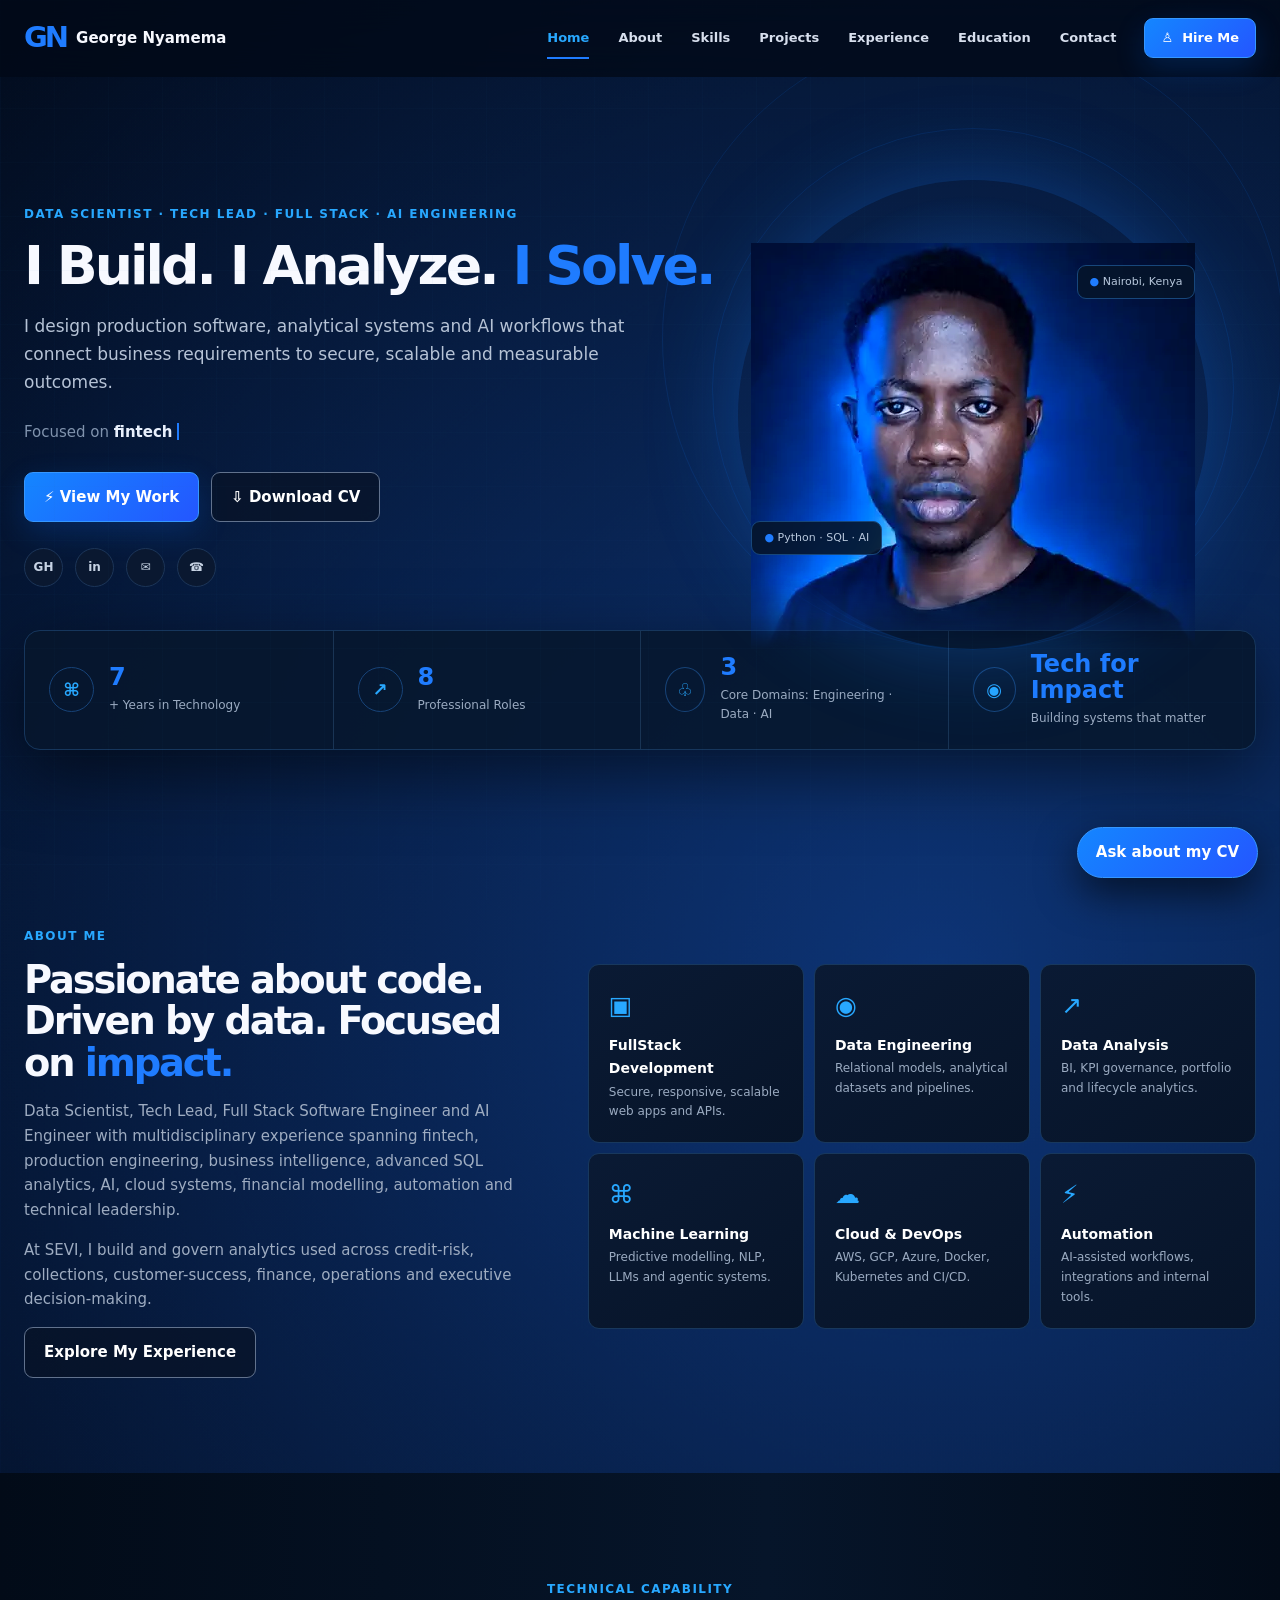
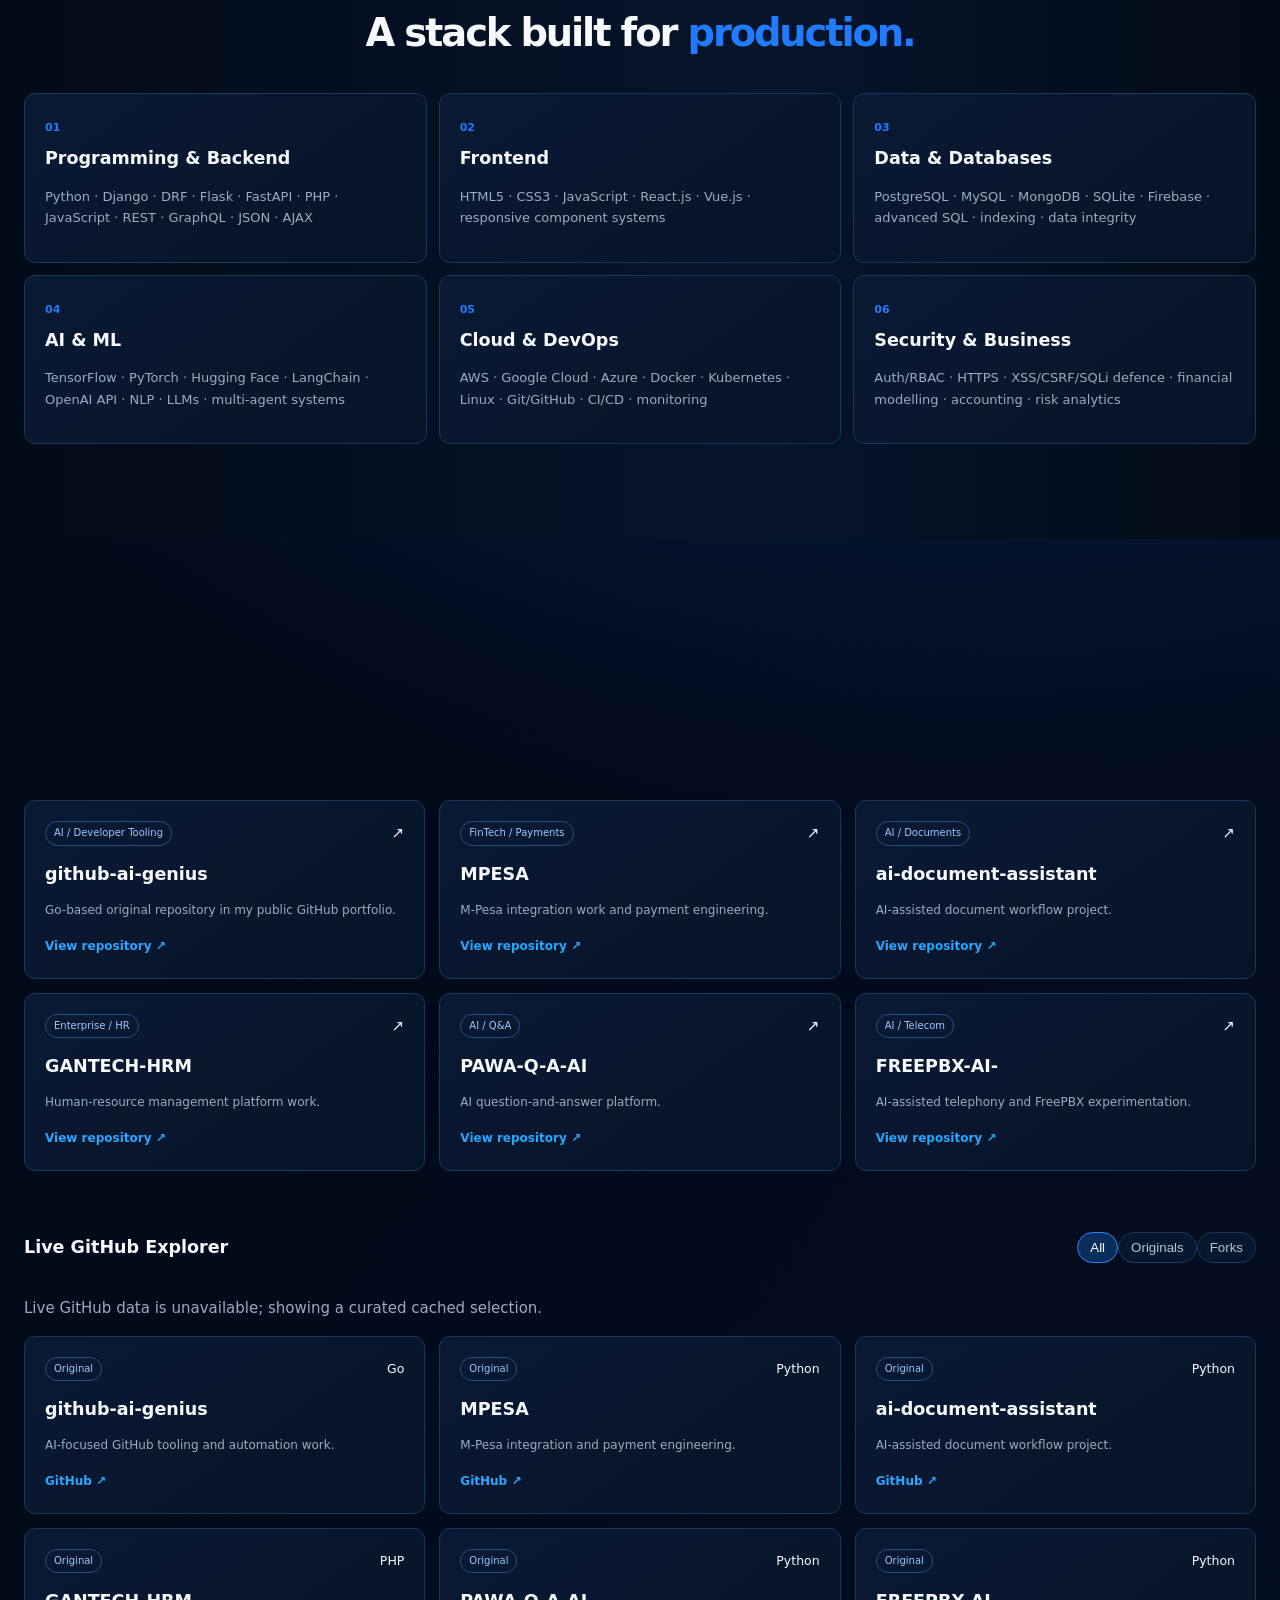
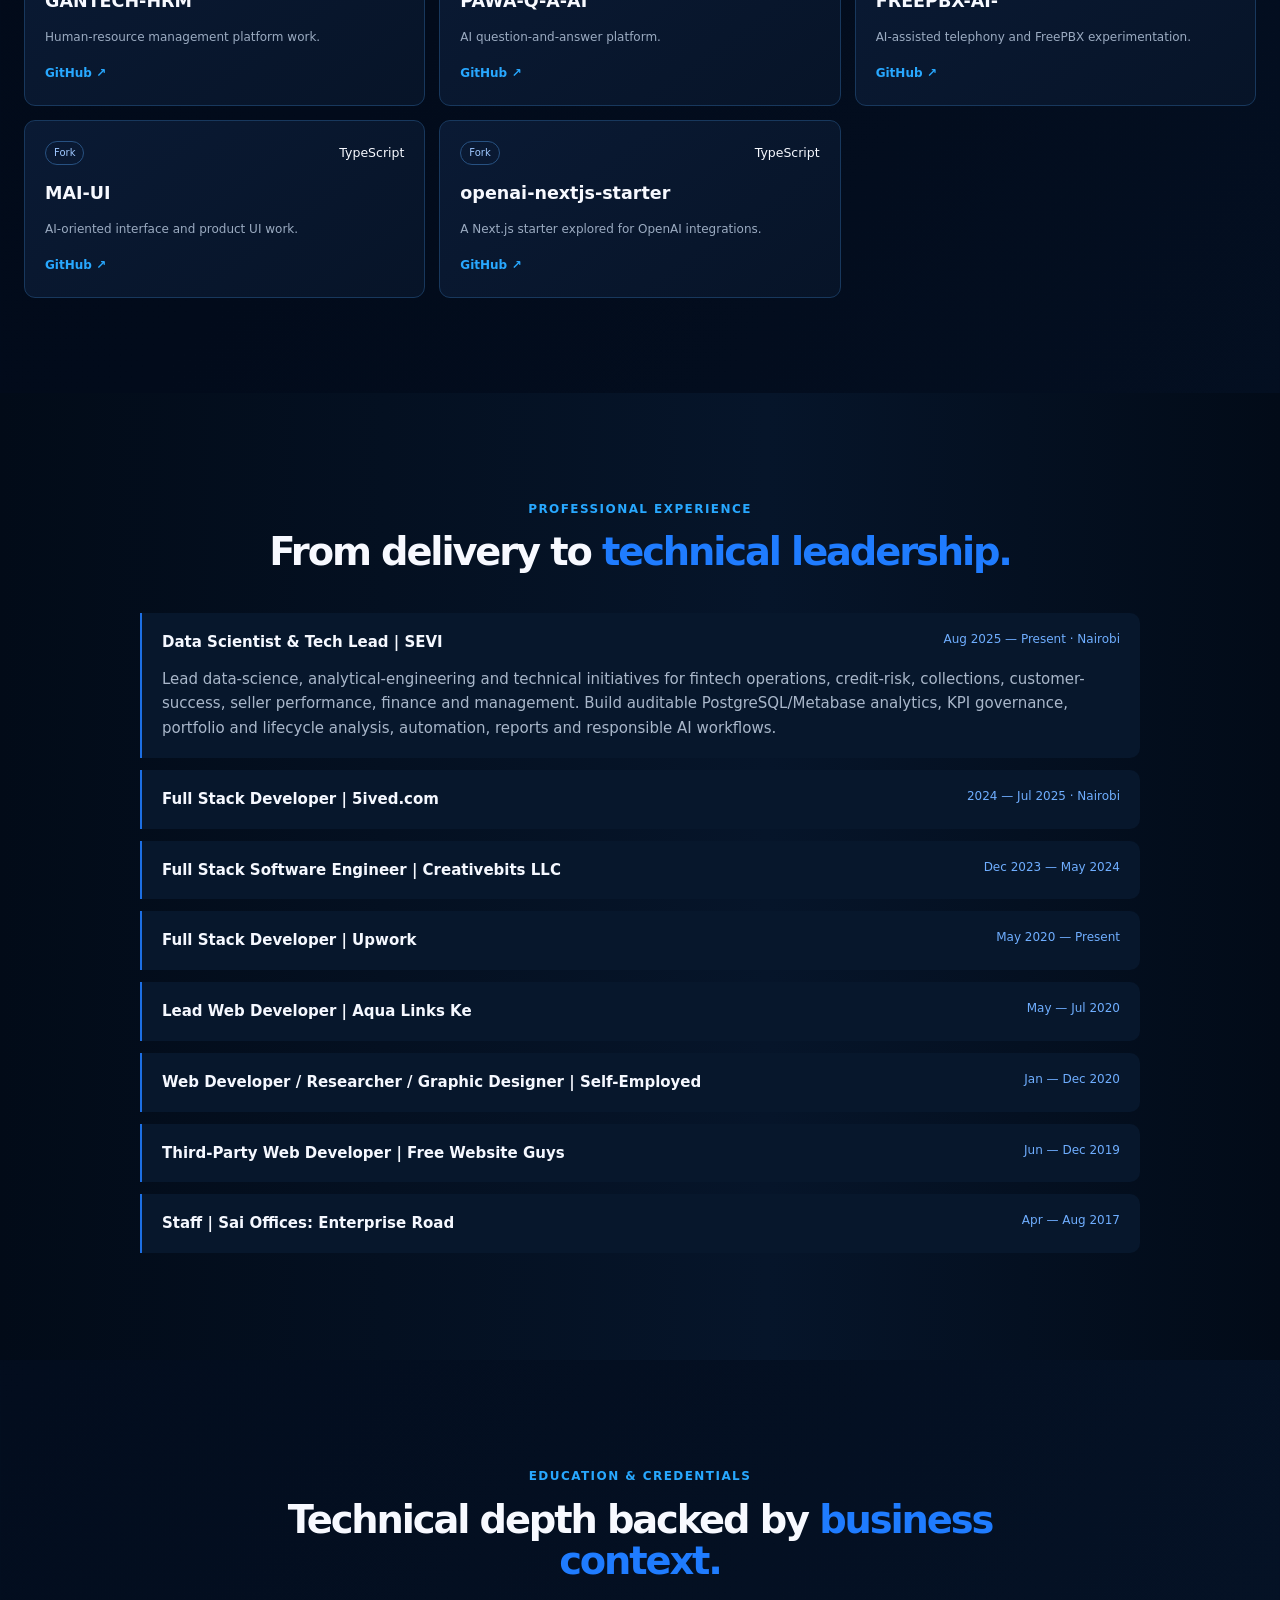
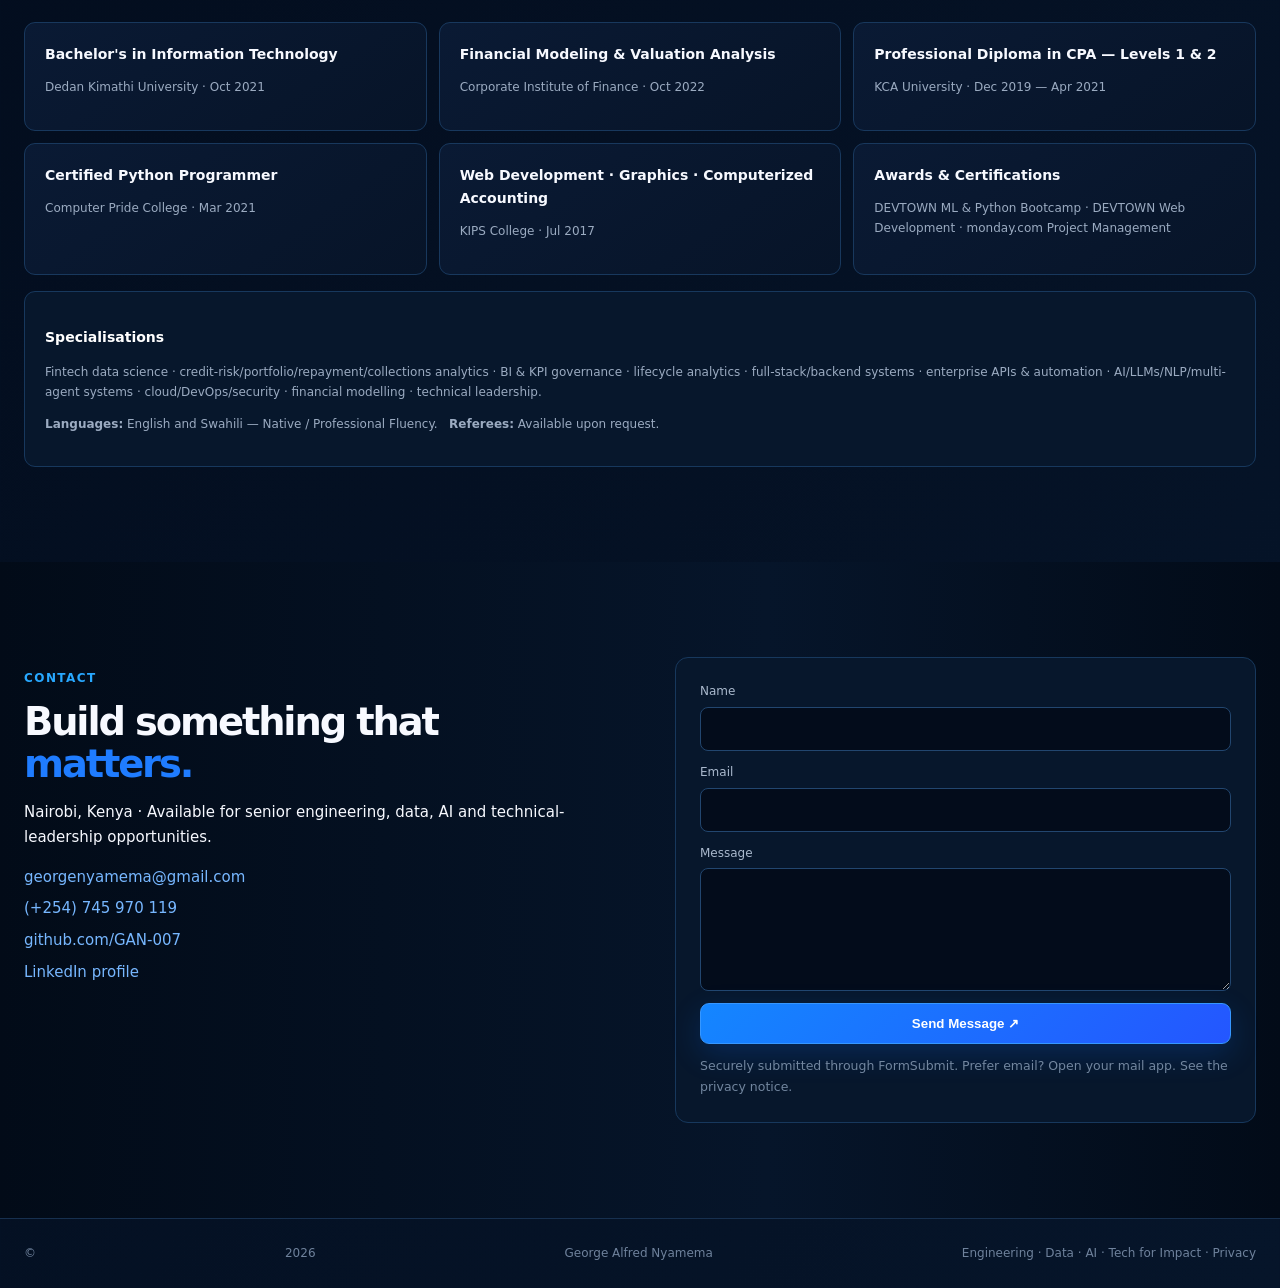
<file: index.html>
<!doctype html><html lang="en"><head><meta charset="utf-8"><meta name="viewport" content="width=device-width,initial-scale=1"><meta name="theme-color" content="#020a18"><meta name="author" content="George Alfred Nyamema"><meta name="system-one-endpoint" content=""><meta name="robots" content="index, follow"><meta name="description" content="George Alfred Nyamema — Data Scientist, Tech Lead, Full Stack Software Engineer and AI Engineer in Nairobi, Kenya."><meta property="og:title" content="George Alfred Nyamema | Engineering · Data · AI"><meta property="og:description" content="I build production software, analytical systems and AI workflows that turn complex requirements into measurable outcomes."><meta property="og:image" content="https://gan-007.github.io/assets/images/george-nyamema-hero.webp"><title>George Alfred Nyamema | Engineering · Data · AI</title><link rel="canonical" href="https://gan-007.github.io/"><link rel="manifest" href="site.webmanifest"><link rel="icon" href="main.png" type="image/png"><meta property="og:type" content="website"><meta property="og:url" content="https://gan-007.github.io/"><meta property="og:image:alt" content="George Alfred Nyamema"><meta name="twitter:card" content="summary_large_image"><meta name="twitter:title" content="George Alfred Nyamema | Engineering · Data · AI"><meta name="twitter:description" content="Production software, analytical systems and AI workflows."><meta name="twitter:image" content="https://gan-007.github.io/assets/images/george-nyamema-hero.webp"><script>document.documentElement.classList.add('js')</script><link rel="stylesheet" href="assets/css/styles.css"></head><body>
<a class="skip" href="#main">Skip to content</a><div class="progress"><i></i></div>
<header id="header"><div class="shell nav"><a class="brand" href="#home"><b>GN</b><span>George Nyamema</span></a><nav><a class="active" href="#home">Home</a><a href="#about">About</a><a href="#skills">Skills</a><a href="#projects">Projects</a><a href="#experience">Experience</a><a href="#education">Education</a><a href="#contact">Contact</a></nav><a class="btn small" href="#contact">♙&nbsp; Hire Me</a><button id="menu" type="button" aria-label="Open navigation" aria-controls="mobile" aria-expanded="false">☰</button></div><div id="mobile" aria-label="Mobile navigation"><a href="#home">Home</a><a href="#about">About</a><a href="#skills">Skills</a><a href="#projects">Projects</a><a href="#experience">Experience</a><a href="#education">Education</a><a href="#contact">Contact</a></div></header>
<main id="main"><section class="hero" id="home"><div class="shell hero-grid"><div class="hero-copy reveal"><p class="kicker">DATA SCIENTIST · TECH LEAD · FULL STACK · AI ENGINEERING</p><h1>I Build. I Analyze. <span>I Solve.</span></h1><p class="lead">I design production software, analytical systems and AI workflows that connect business requirements to secure, scalable and measurable outcomes.</p><p class="typed">Focused on <b id="typed">full-stack systems</b><i></i></p><div class="actions"><a class="btn" href="#projects">⚡ View My Work</a><a class="btn outline" href="assets/docs/George_Alfred_Nyamema_CV.pdf" download data-goatcounter-click="cv-download">⇩ Download CV</a></div><div class="social"><a href="https://github.com/GAN-007" target="_blank" rel="noopener noreferrer" aria-label="GitHub">GH</a><a href="https://linkedin.com/in/george-nyamema-5684181" target="_blank" rel="noopener noreferrer" aria-label="LinkedIn">in</a><a href="mailto:georgenyamema@gmail.com" aria-label="Email">✉</a><a href="tel:+254745970119" aria-label="Phone">☎</a></div></div><div class="portrait reveal"><div class="halo"></div><img src="assets/images/george-nyamema-hero.webp" alt="George Alfred Nyamema" width="500" height="407" fetchpriority="high"><span class="chip c1">● Python · SQL · AI</span><span class="chip c2">● Nairobi, Kenya</span></div></div><div class="shell stats reveal"><article><b>⌘</b><div><strong data-count="7">7</strong><span>+ Years in Technology</span></div></article><article><b>↗</b><div><strong data-count="8">8</strong><span>Professional Roles</span></div></article><article><b>♧</b><div><strong data-count="3">3</strong><span>Core Domains: Engineering · Data · AI</span></div></article><article><b>◉</b><div><strong>Tech for Impact</strong><span>Building systems that matter</span></div></article></div></section>
<section id="about" class="section"><div class="shell about"><div class="copy reveal"><p class="kicker">ABOUT ME</p><h2>Passionate about code.<br>Driven by data. Focused on <span>impact.</span></h2><p>Data Scientist, Tech Lead, Full Stack Software Engineer and AI Engineer with multidisciplinary experience spanning fintech, production engineering, business intelligence, advanced SQL analytics, AI, cloud systems, financial modelling, automation and technical leadership.</p><p>At SEVI, I build and govern analytics used across credit-risk, collections, customer-success, finance, operations and executive decision-making.</p><a class="btn outline" href="#experience">Explore My Experience</a></div><div class="services reveal"><article>▣<h3>FullStack Development</h3><p>Secure, responsive, scalable web apps and APIs.</p></article><article>◉<h3>Data Engineering</h3><p>Relational models, analytical datasets and pipelines.</p></article><article>↗<h3>Data Analysis</h3><p>BI, KPI governance, portfolio and lifecycle analytics.</p></article><article>⌘<h3>Machine Learning</h3><p>Predictive modelling, NLP, LLMs and agentic systems.</p></article><article>☁<h3>Cloud & DevOps</h3><p>AWS, GCP, Azure, Docker, Kubernetes and CI/CD.</p></article><article>⚡<h3>Automation</h3><p>AI-assisted workflows, integrations and internal tools.</p></article></div></div></section>
<section id="skills" class="section alt"><div class="shell"><header class="title reveal"><p class="kicker">TECHNICAL CAPABILITY</p><h2>A stack built for <span>production.</span></h2></header><div class="skill-grid reveal"><article><b>01</b><h3>Programming & Backend</h3><p>Python · Django · DRF · Flask · FastAPI · PHP · JavaScript · REST · GraphQL · JSON · AJAX</p></article><article><b>02</b><h3>Frontend</h3><p>HTML5 · CSS3 · JavaScript · React.js · Vue.js · responsive component systems</p></article><article><b>03</b><h3>Data & Databases</h3><p>PostgreSQL · MySQL · MongoDB · SQLite · Firebase · advanced SQL · indexing · data integrity</p></article><article><b>04</b><h3>AI & ML</h3><p>TensorFlow · PyTorch · Hugging Face · LangChain · OpenAI API · NLP · LLMs · multi-agent systems</p></article><article><b>05</b><h3>Cloud & DevOps</h3><p>AWS · Google Cloud · Azure · Docker · Kubernetes · Linux · Git/GitHub · CI/CD · monitoring</p></article><article><b>06</b><h3>Security & Business</h3><p>Auth/RBAC · HTTPS · XSS/CSRF/SQLi defence · financial modelling · accounting · risk analytics</p></article></div></div></section>
<section id="projects" class="section"><div class="shell"><header class="title reveal"><p class="kicker">FEATURED PROJECTS</p><h2>Things I've <span>Built</span></h2><p>Selected repositories plus a live view of my public GitHub work. Forks are explicitly labelled.</p></header><div id="featured" class="projects reveal"></div><div class="repo-head"><h3>Live GitHub Explorer</h3><div><button class="filter active" type="button" data-filter="all" aria-pressed="true">All</button><button class="filter" type="button" data-filter="original" aria-pressed="false">Originals</button><button class="filter" type="button" data-filter="fork" aria-pressed="false">Forks</button></div></div><p id="repoStatus" class="muted" role="status">Loading public repositories…</p><div id="repos" class="repo-grid"></div></div></section>
<section id="experience" class="section alt"><div class="shell"><header class="title reveal"><p class="kicker">PROFESSIONAL EXPERIENCE</p><h2>From delivery to <span>technical leadership.</span></h2></header><div class="timeline reveal">
<details open><summary><b>Data Scientist & Tech Lead | SEVI</b><span>Aug 2025 — Present · Nairobi</span></summary><p>Lead data-science, analytical-engineering and technical initiatives for fintech operations, credit-risk, collections, customer-success, seller performance, finance and management. Build auditable PostgreSQL/Metabase analytics, KPI governance, portfolio and lifecycle analysis, automation, reports and responsible AI workflows.</p></details>
<details><summary><b>Full Stack Developer | 5ived.com</b><span>2024 — Jul 2025 · Nairobi</span></summary><p>Owned full-stack delivery from requirements and architecture through React/Vue frontends, Python/Django/Flask backends, REST APIs, PostgreSQL/MySQL, integrations, security, Linux/cloud deployment, CI/CD, performance and production support.</p></details>
<details><summary><b>Full Stack Software Engineer | Creativebits LLC</b><span>Dec 2023 — May 2024</span></summary><p>Built scalable PHP/Python/React/Vue applications, API integrations, analytics dashboards and Sage accounting workflows; strengthened security and performance with encryption, sanitisation, caching and indexing.</p></details>
<details><summary><b>Full Stack Developer | Upwork</b><span>May 2020 — Present</span></summary><p>Deliver end-to-end client software using Python, Flask, PHP, SQL, JavaScript, AJAX, JSON, HTML and CSS, including deployment, debugging, hosting, security, documentation, training and maintenance.</p></details>
<details><summary><b>Lead Web Developer | Aqua Links Ke</b><span>May — Jul 2020</span></summary><p>Delivered e-commerce, responsive interfaces, AJAX/SQL integration, performance optimisation, accessibility-conscious implementation and ongoing digital-platform support.</p></details>
<details><summary><b>Web Developer / Researcher / Graphic Designer | Self-Employed</b><span>Jan — Dec 2020</span></summary><p>Developed bespoke websites, researched emerging technologies, managed full project lifecycles and produced graphics, multimedia, technical documentation and user training.</p></details>
<details><summary><b>Third-Party Web Developer | Free Website Guys</b><span>Jun — Dec 2019</span></summary><p>Built and optimised responsive HTML/CSS/JavaScript/jQuery websites, WordPress/HubSpot implementations, e-commerce features, QA, launch and client training.</p></details>
<details><summary><b>Staff | Sai Offices: Enterprise Road</b><span>Apr — Aug 2017</span></summary><p>Supported administration, communications, scheduling, document processing, equipment/vendor coordination, meetings and operational logistics.</p></details></div></div></section>
<section id="education" class="section"><div class="shell"><header class="title reveal"><p class="kicker">EDUCATION & CREDENTIALS</p><h2>Technical depth backed by <span>business context.</span></h2></header><div class="edu reveal"><article><h3>Bachelor's in Information Technology</h3><p>Dedan Kimathi University · Oct 2021</p></article><article><h3>Financial Modeling & Valuation Analysis</h3><p>Corporate Institute of Finance · Oct 2022</p></article><article><h3>Professional Diploma in CPA — Levels 1 & 2</h3><p>KCA University · Dec 2019 — Apr 2021</p></article><article><h3>Certified Python Programmer</h3><p>Computer Pride College · Mar 2021</p></article><article><h3>Web Development · Graphics · Computerized Accounting</h3><p>KIPS College · Jul 2017</p></article><article><h3>Awards & Certifications</h3><p>DEVTOWN ML & Python Bootcamp · DEVTOWN Web Development · monday.com Project Management</p></article></div><div class="special reveal"><h3>Specialisations</h3><p>Fintech data science · credit-risk/portfolio/repayment/collections analytics · BI & KPI governance · lifecycle analytics · full-stack/backend systems · enterprise APIs & automation · AI/LLMs/NLP/multi-agent systems · cloud/DevOps/security · financial modelling · technical leadership.</p><p><b>Languages:</b> English and Swahili — Native / Professional Fluency. &nbsp; <b>Referees:</b> Available upon request.</p></div></div></section>
<section id="contact" class="section alt"><div class="shell contact"><div class="reveal"><p class="kicker">CONTACT</p><h2>Build something that <span>matters.</span></h2><p>Nairobi, Kenya · Available for senior engineering, data, AI and technical-leadership opportunities.</p><div class="contact-links"><a href="mailto:georgenyamema@gmail.com">georgenyamema@gmail.com</a><a href="tel:+254745970119">(+254) 745 970 119</a><a href="https://github.com/GAN-007" target="_blank" rel="noopener noreferrer">github.com/GAN-007</a><a href="https://linkedin.com/in/george-nyamema-5684181" target="_blank" rel="noopener noreferrer">LinkedIn profile</a></div></div><form id="contactForm" class="reveal" action="https://formsubmit.co/georgenyamema@gmail.com" method="POST"><input type="hidden" name="_subject" value="New portfolio enquiry"><input type="hidden" name="_next" value="https://gan-007.github.io/thank-you.html"><input type="hidden" name="_template" value="table"><input class="honeypot" type="text" name="_honey" tabindex="-1" autocomplete="off"><label>Name<input name="name" autocomplete="name" maxlength="100" required></label><label>Email<input name="email" type="email" autocomplete="email" maxlength="254" required></label><label>Message<textarea name="message" rows="5" maxlength="5000" required></textarea></label><button class="btn" type="submit" data-goatcounter-click="contact-submit">Send Message ↗</button><small id="formStatus" role="status">Securely submitted through FormSubmit. Prefer email? <a href="mailto:georgenyamema@gmail.com">Open your mail app</a>. See the <a href="privacy.html">privacy notice</a>.</small></form></div></section></main>
<footer><div class="shell">© <span id="year"></span> George Alfred Nyamema <span>Engineering · Data · AI · Tech for Impact · <a href="privacy.html">Privacy</a></span></div></footer><aside class="assistant" aria-label="Portfolio assistant"><section id="assistantPanel" class="assistant-panel" aria-labelledby="assistantTitle" hidden><header><div><strong id="assistantTitle">Portfolio Assistant</strong><small>CV-grounded quick answers</small></div><button id="assistantClose" type="button" aria-label="Close portfolio assistant">×</button></header><div id="assistantMessages" class="assistant-messages" aria-live="polite"><p class="msg bot">Ask me about George’s skills, experience, projects, education or contact details.</p></div><p class="assistant-privacy"><small>Uses public portfolio content. If a System-One endpoint is configured, your question may be sent to that endpoint for advisory topic/safety classification. Do not enter private or secret information. <a href="privacy.html">Privacy</a>.</small></p><div class="assistant-prompts"><button type="button" data-question="What are George’s core skills?">Core skills</button><button type="button" data-question="Tell me about George’s experience.">Experience</button><button type="button" data-question="How can I contact George?">Contact</button></div><form id="assistantForm"><label class="sr-only" for="assistantInput">Ask about George’s portfolio</label><input id="assistantInput" autocomplete="off" maxlength="180" placeholder="Ask about skills or experience…"><button type="submit" aria-label="Send question">→</button></form></section><button id="assistantToggle" class="assistant-toggle" type="button" aria-controls="assistantPanel" aria-expanded="false">Ask about my CV</button></aside><noscript><div class="noscript">JavaScript is off. All portfolio content remains available; live repository loading and the CV assistant require JavaScript.</div></noscript><script type="module" src="assets/js/app.mjs"></script><script data-goatcounter="https://gan-007.goatcounter.com/count" async src="https://gc.zgo.at/count.v5.js" crossorigin="anonymous" integrity="sha384-atnOLvQb9t+jTSipvd75X2yginT4PjVbqDdlJAmxMm+wYElFmeR6EmLP5bYeoRVQ"></script></body></html>
</file>
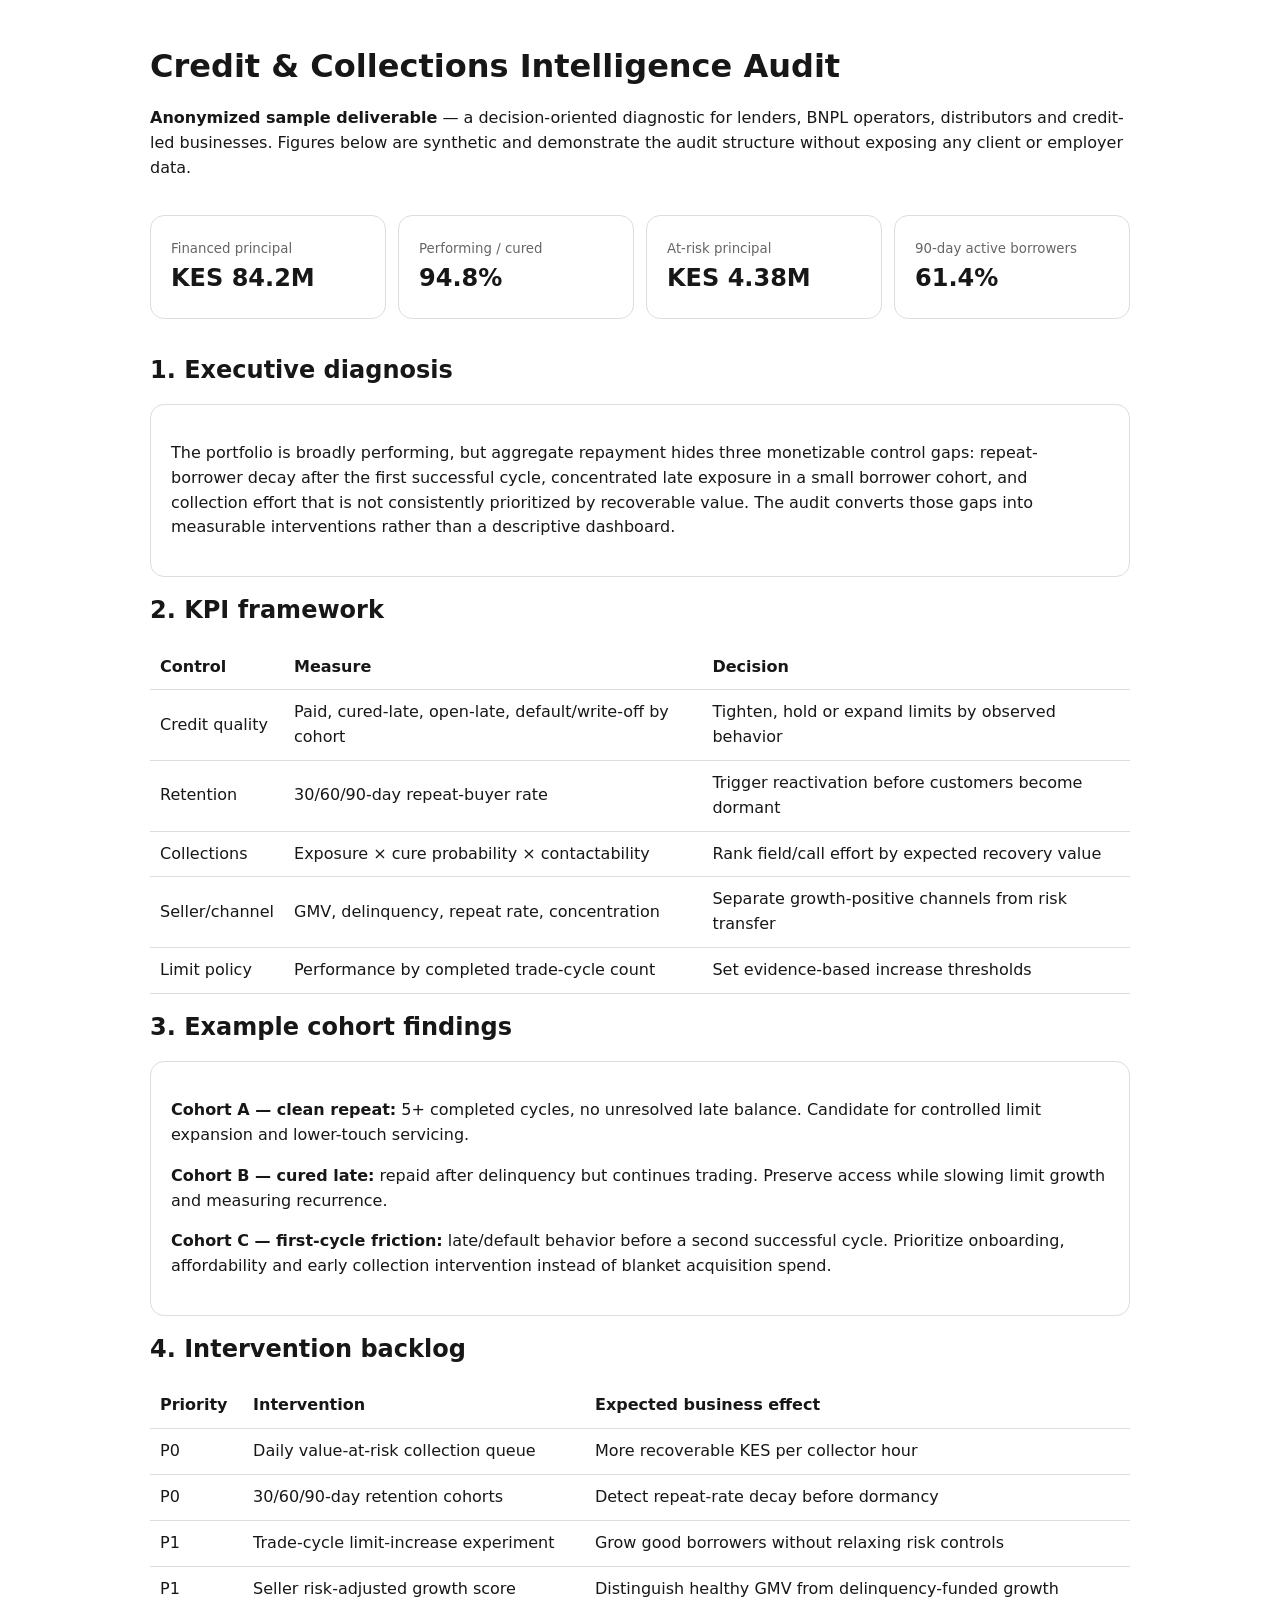
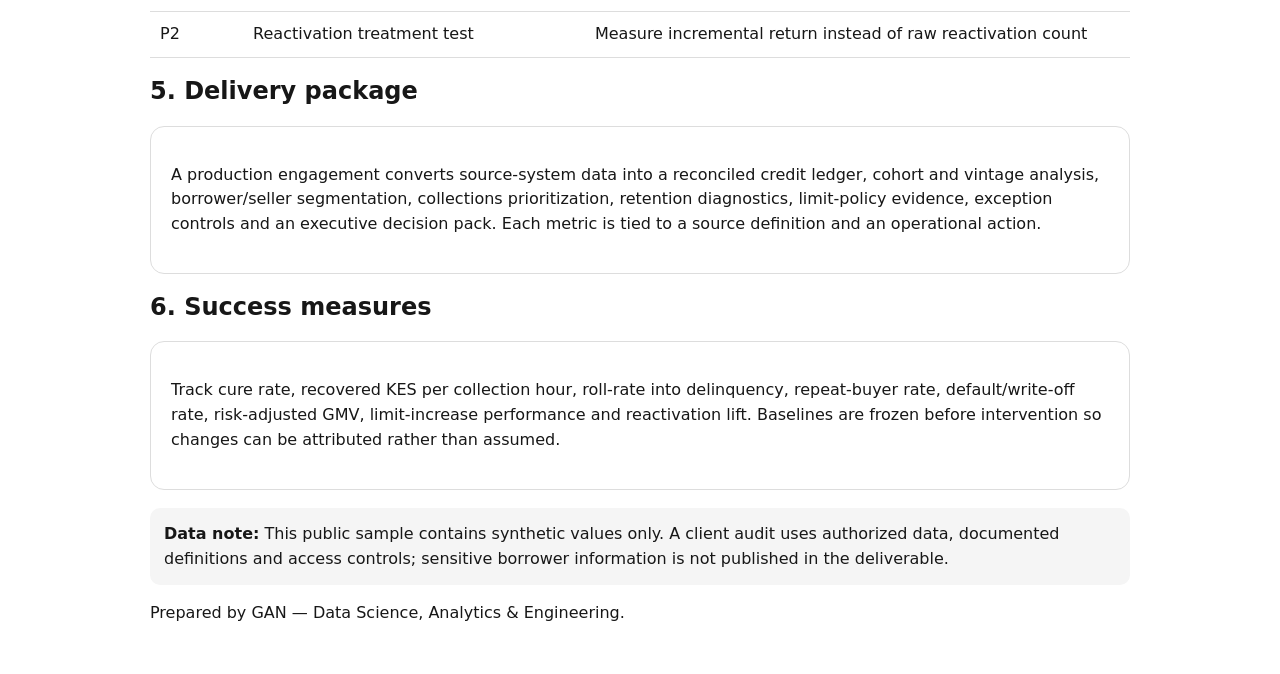
<file: credit-intelligence-sample.html>
<!doctype html><html lang="en"><head><meta charset="utf-8"><meta name="viewport" content="width=device-width,initial-scale=1"><title>Credit & Collections Intelligence Audit — Sample</title><style>body{font-family:system-ui,-apple-system,sans-serif;max-width:980px;margin:48px auto;padding:0 24px;line-height:1.55;color:#171717}h1,h2{line-height:1.15}.card{border:1px solid #ddd;border-radius:14px;padding:20px;margin:18px 0}.grid{display:grid;grid-template-columns:repeat(auto-fit,minmax(210px,1fr));gap:12px}.kpi{font-size:1.5rem;font-weight:700}small{color:#666}table{width:100%;border-collapse:collapse}th,td{text-align:left;border-bottom:1px solid #ddd;padding:10px}.note{background:#f5f5f5;padding:14px;border-radius:10px}</style></head><body><h1>Credit & Collections Intelligence Audit</h1><p><strong>Anonymized sample deliverable</strong> — a decision-oriented diagnostic for lenders, BNPL operators, distributors and credit-led businesses. Figures below are synthetic and demonstrate the audit structure without exposing any client or employer data.</p><div class="grid"><div class="card"><small>Financed principal</small><div class="kpi">KES 84.2M</div></div><div class="card"><small>Performing / cured</small><div class="kpi">94.8%</div></div><div class="card"><small>At-risk principal</small><div class="kpi">KES 4.38M</div></div><div class="card"><small>90-day active borrowers</small><div class="kpi">61.4%</div></div></div><h2>1. Executive diagnosis</h2><div class="card"><p>The portfolio is broadly performing, but aggregate repayment hides three monetizable control gaps: repeat-borrower decay after the first successful cycle, concentrated late exposure in a small borrower cohort, and collection effort that is not consistently prioritized by recoverable value. The audit converts those gaps into measurable interventions rather than a descriptive dashboard.</p></div><h2>2. KPI framework</h2><table><tr><th>Control</th><th>Measure</th><th>Decision</th></tr><tr><td>Credit quality</td><td>Paid, cured-late, open-late, default/write-off by cohort</td><td>Tighten, hold or expand limits by observed behavior</td></tr><tr><td>Retention</td><td>30/60/90-day repeat-buyer rate</td><td>Trigger reactivation before customers become dormant</td></tr><tr><td>Collections</td><td>Exposure × cure probability × contactability</td><td>Rank field/call effort by expected recovery value</td></tr><tr><td>Seller/channel</td><td>GMV, delinquency, repeat rate, concentration</td><td>Separate growth-positive channels from risk transfer</td></tr><tr><td>Limit policy</td><td>Performance by completed trade-cycle count</td><td>Set evidence-based increase thresholds</td></tr></table><h2>3. Example cohort findings</h2><div class="card"><p><strong>Cohort A — clean repeat:</strong> 5+ completed cycles, no unresolved late balance. Candidate for controlled limit expansion and lower-touch servicing.</p><p><strong>Cohort B — cured late:</strong> repaid after delinquency but continues trading. Preserve access while slowing limit growth and measuring recurrence.</p><p><strong>Cohort C — first-cycle friction:</strong> late/default behavior before a second successful cycle. Prioritize onboarding, affordability and early collection intervention instead of blanket acquisition spend.</p></div><h2>4. Intervention backlog</h2><table><tr><th>Priority</th><th>Intervention</th><th>Expected business effect</th></tr><tr><td>P0</td><td>Daily value-at-risk collection queue</td><td>More recoverable KES per collector hour</td></tr><tr><td>P0</td><td>30/60/90-day retention cohorts</td><td>Detect repeat-rate decay before dormancy</td></tr><tr><td>P1</td><td>Trade-cycle limit-increase experiment</td><td>Grow good borrowers without relaxing risk controls</td></tr><tr><td>P1</td><td>Seller risk-adjusted growth score</td><td>Distinguish healthy GMV from delinquency-funded growth</td></tr><tr><td>P2</td><td>Reactivation treatment test</td><td>Measure incremental return instead of raw reactivation count</td></tr></table><h2>5. Delivery package</h2><div class="card"><p>A production engagement converts source-system data into a reconciled credit ledger, cohort and vintage analysis, borrower/seller segmentation, collections prioritization, retention diagnostics, limit-policy evidence, exception controls and an executive decision pack. Each metric is tied to a source definition and an operational action.</p></div><h2>6. Success measures</h2><div class="card"><p>Track cure rate, recovered KES per collection hour, roll-rate into delinquency, repeat-buyer rate, default/write-off rate, risk-adjusted GMV, limit-increase performance and reactivation lift. Baselines are frozen before intervention so changes can be attributed rather than assumed.</p></div><p class="note"><strong>Data note:</strong> This public sample contains synthetic values only. A client audit uses authorized data, documented definitions and access controls; sensitive borrower information is not published in the deliverable.</p><p>Prepared by GAN — Data Science, Analytics & Engineering.</p></body></html>
</file>
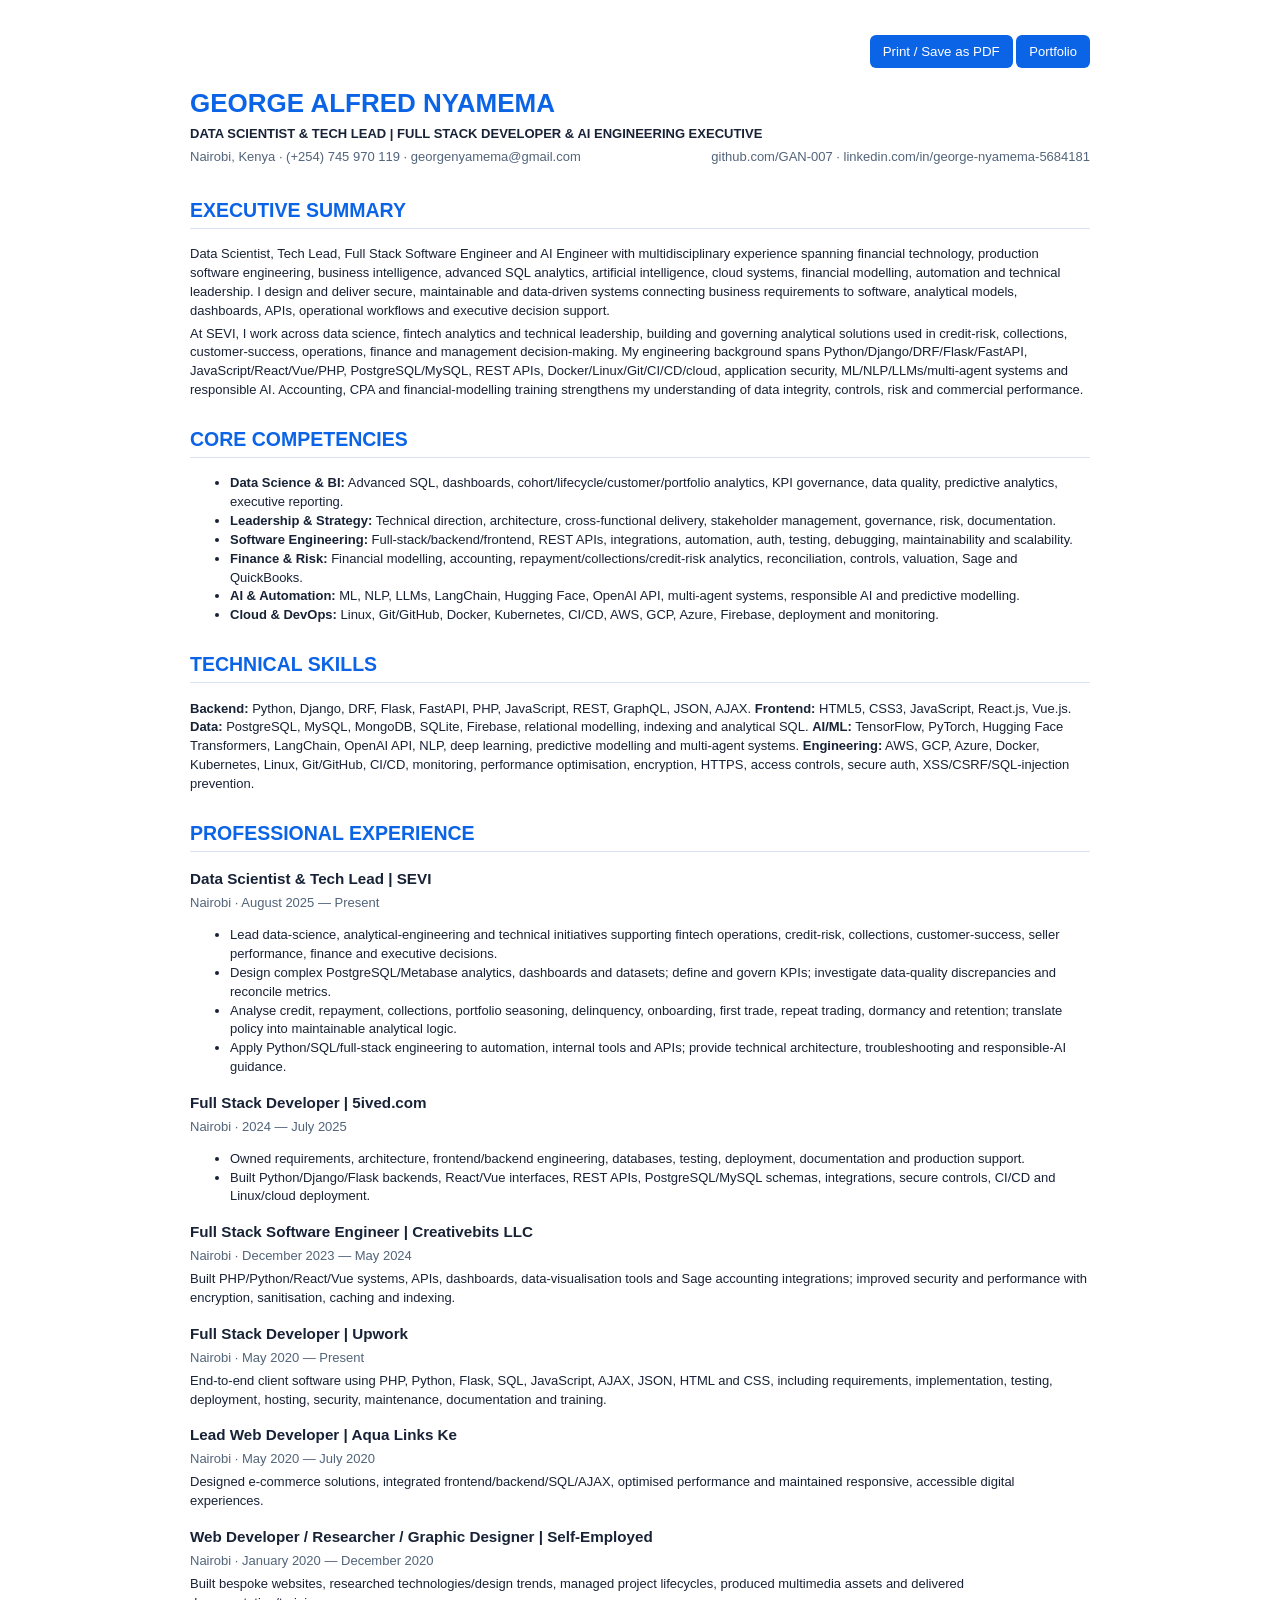
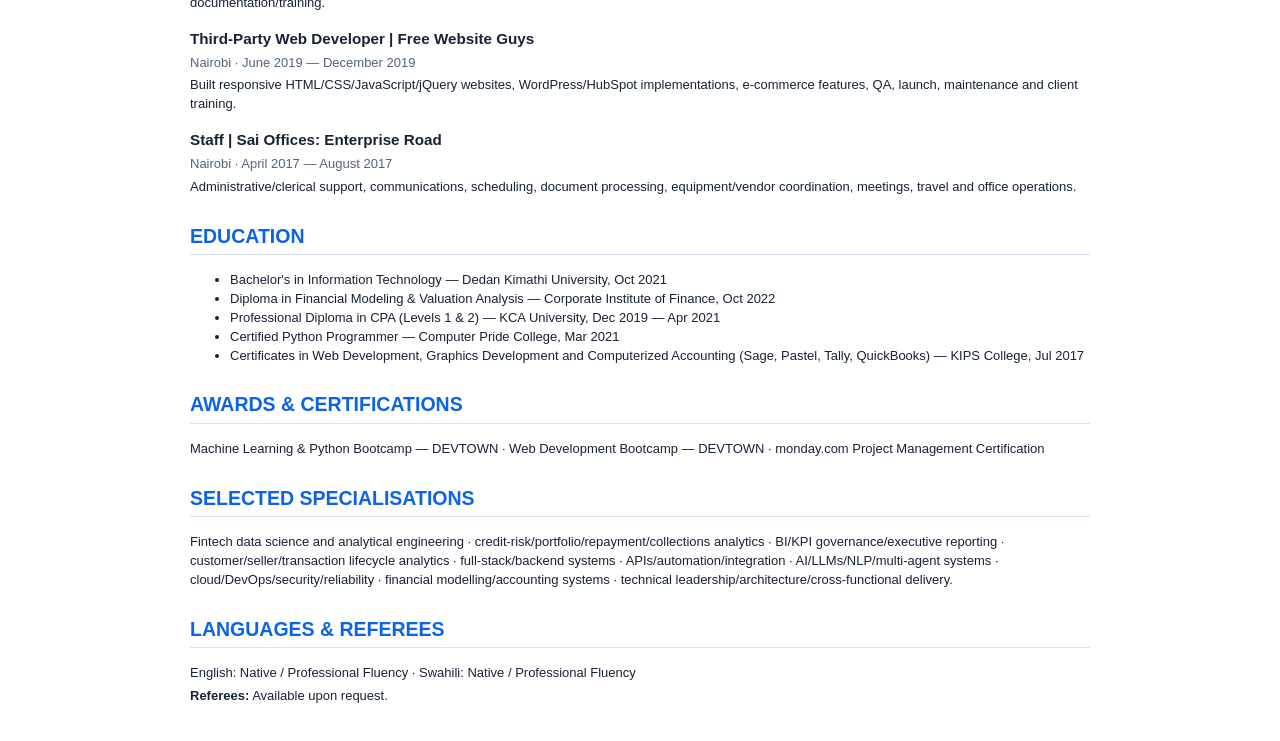
<file: cv.html>
<!doctype html><html lang="en"><head><meta charset="utf-8"><meta name="viewport" content="width=device-width,initial-scale=1"><meta name="description" content="Curriculum vitae of George Alfred Nyamema — Data Scientist, Tech Lead, Full Stack Software Engineer and AI Engineer."><meta name="robots" content="index, follow"><link rel="canonical" href="https://gan-007.github.io/cv.html"><title>George Alfred Nyamema — Curriculum Vitae</title><style>body{font:13px/1.45 Arial,sans-serif;color:#182236;max-width:900px;margin:35px auto;padding:0 25px}h1{color:#0b63e6;margin-bottom:2px}h2{color:#0b63e6;border-bottom:1px solid #d7e3f4;padding-bottom:4px;margin-top:25px}h3{margin:15px 0 2px}p{margin:4px 0}.meta{color:#52647a}.top{display:flex;justify-content:space-between;gap:25px}.actions{position:sticky;top:10px;text-align:right}.actions button,.actions a{background:#0b63e6;color:white;border:0;padding:9px 13px;border-radius:6px;text-decoration:none;cursor:pointer}@media print{@page{size:A4;margin:12mm}.actions{display:none}body{margin:0;max-width:none;font-size:10px}h2{page-break-after:avoid}h3{page-break-after:avoid}p,li{orphans:2;widows:2}}@media(max-width:600px){.top{display:block}}</style></head><body><div class="actions"><button onclick="print()">Print / Save as PDF</button> <a href="index.html">Portfolio</a></div><h1>GEORGE ALFRED NYAMEMA</h1><b>DATA SCIENTIST & TECH LEAD | FULL STACK DEVELOPER & AI ENGINEERING EXECUTIVE</b><div class="top"><p class="meta">Nairobi, Kenya · (+254) 745 970 119 · georgenyamema@gmail.com</p><p class="meta">github.com/GAN-007 · linkedin.com/in/george-nyamema-5684181</p></div><h2>EXECUTIVE SUMMARY</h2><p>Data Scientist, Tech Lead, Full Stack Software Engineer and AI Engineer with multidisciplinary experience spanning financial technology, production software engineering, business intelligence, advanced SQL analytics, artificial intelligence, cloud systems, financial modelling, automation and technical leadership. I design and deliver secure, maintainable and data-driven systems connecting business requirements to software, analytical models, dashboards, APIs, operational workflows and executive decision support.</p><p>At SEVI, I work across data science, fintech analytics and technical leadership, building and governing analytical solutions used in credit-risk, collections, customer-success, operations, finance and management decision-making. My engineering background spans Python/Django/DRF/Flask/FastAPI, JavaScript/React/Vue/PHP, PostgreSQL/MySQL, REST APIs, Docker/Linux/Git/CI/CD/cloud, application security, ML/NLP/LLMs/multi-agent systems and responsible AI. Accounting, CPA and financial-modelling training strengthens my understanding of data integrity, controls, risk and commercial performance.</p><h2>CORE COMPETENCIES</h2><ul><li><b>Data Science & BI:</b> Advanced SQL, dashboards, cohort/lifecycle/customer/portfolio analytics, KPI governance, data quality, predictive analytics, executive reporting.</li><li><b>Leadership & Strategy:</b> Technical direction, architecture, cross-functional delivery, stakeholder management, governance, risk, documentation.</li><li><b>Software Engineering:</b> Full-stack/backend/frontend, REST APIs, integrations, automation, auth, testing, debugging, maintainability and scalability.</li><li><b>Finance & Risk:</b> Financial modelling, accounting, repayment/collections/credit-risk analytics, reconciliation, controls, valuation, Sage and QuickBooks.</li><li><b>AI & Automation:</b> ML, NLP, LLMs, LangChain, Hugging Face, OpenAI API, multi-agent systems, responsible AI and predictive modelling.</li><li><b>Cloud & DevOps:</b> Linux, Git/GitHub, Docker, Kubernetes, CI/CD, AWS, GCP, Azure, Firebase, deployment and monitoring.</li></ul><h2>TECHNICAL SKILLS</h2><p><b>Backend:</b> Python, Django, DRF, Flask, FastAPI, PHP, JavaScript, REST, GraphQL, JSON, AJAX. <b>Frontend:</b> HTML5, CSS3, JavaScript, React.js, Vue.js. <b>Data:</b> PostgreSQL, MySQL, MongoDB, SQLite, Firebase, relational modelling, indexing and analytical SQL. <b>AI/ML:</b> TensorFlow, PyTorch, Hugging Face Transformers, LangChain, OpenAI API, NLP, deep learning, predictive modelling and multi-agent systems. <b>Engineering:</b> AWS, GCP, Azure, Docker, Kubernetes, Linux, Git/GitHub, CI/CD, monitoring, performance optimisation, encryption, HTTPS, access controls, secure auth, XSS/CSRF/SQL-injection prevention.</p><h2>PROFESSIONAL EXPERIENCE</h2><h3>Data Scientist & Tech Lead | SEVI</h3><p class="meta">Nairobi · August 2025 — Present</p><ul><li>Lead data-science, analytical-engineering and technical initiatives supporting fintech operations, credit-risk, collections, customer-success, seller performance, finance and executive decisions.</li><li>Design complex PostgreSQL/Metabase analytics, dashboards and datasets; define and govern KPIs; investigate data-quality discrepancies and reconcile metrics.</li><li>Analyse credit, repayment, collections, portfolio seasoning, delinquency, onboarding, first trade, repeat trading, dormancy and retention; translate policy into maintainable analytical logic.</li><li>Apply Python/SQL/full-stack engineering to automation, internal tools and APIs; provide technical architecture, troubleshooting and responsible-AI guidance.</li></ul><h3>Full Stack Developer | 5ived.com</h3><p class="meta">Nairobi · 2024 — July 2025</p><ul><li>Owned requirements, architecture, frontend/backend engineering, databases, testing, deployment, documentation and production support.</li><li>Built Python/Django/Flask backends, React/Vue interfaces, REST APIs, PostgreSQL/MySQL schemas, integrations, secure controls, CI/CD and Linux/cloud deployment.</li></ul><h3>Full Stack Software Engineer | Creativebits LLC</h3><p class="meta">Nairobi · December 2023 — May 2024</p><p>Built PHP/Python/React/Vue systems, APIs, dashboards, data-visualisation tools and Sage accounting integrations; improved security and performance with encryption, sanitisation, caching and indexing.</p><h3>Full Stack Developer | Upwork</h3><p class="meta">Nairobi · May 2020 — Present</p><p>End-to-end client software using PHP, Python, Flask, SQL, JavaScript, AJAX, JSON, HTML and CSS, including requirements, implementation, testing, deployment, hosting, security, maintenance, documentation and training.</p><h3>Lead Web Developer | Aqua Links Ke</h3><p class="meta">Nairobi · May 2020 — July 2020</p><p>Designed e-commerce solutions, integrated frontend/backend/SQL/AJAX, optimised performance and maintained responsive, accessible digital experiences.</p><h3>Web Developer / Researcher / Graphic Designer | Self-Employed</h3><p class="meta">Nairobi · January 2020 — December 2020</p><p>Built bespoke websites, researched technologies/design trends, managed project lifecycles, produced multimedia assets and delivered documentation/training.</p><h3>Third-Party Web Developer | Free Website Guys</h3><p class="meta">Nairobi · June 2019 — December 2019</p><p>Built responsive HTML/CSS/JavaScript/jQuery websites, WordPress/HubSpot implementations, e-commerce features, QA, launch, maintenance and client training.</p><h3>Staff | Sai Offices: Enterprise Road</h3><p class="meta">Nairobi · April 2017 — August 2017</p><p>Administrative/clerical support, communications, scheduling, document processing, equipment/vendor coordination, meetings, travel and office operations.</p><h2>EDUCATION</h2><ul><li>Bachelor's in Information Technology — Dedan Kimathi University, Oct 2021</li><li>Diploma in Financial Modeling & Valuation Analysis — Corporate Institute of Finance, Oct 2022</li><li>Professional Diploma in CPA (Levels 1 & 2) — KCA University, Dec 2019 — Apr 2021</li><li>Certified Python Programmer — Computer Pride College, Mar 2021</li><li>Certificates in Web Development, Graphics Development and Computerized Accounting (Sage, Pastel, Tally, QuickBooks) — KIPS College, Jul 2017</li></ul><h2>AWARDS & CERTIFICATIONS</h2><p>Machine Learning & Python Bootcamp — DEVTOWN · Web Development Bootcamp — DEVTOWN · monday.com Project Management Certification</p><h2>SELECTED SPECIALISATIONS</h2><p>Fintech data science and analytical engineering · credit-risk/portfolio/repayment/collections analytics · BI/KPI governance/executive reporting · customer/seller/transaction lifecycle analytics · full-stack/backend systems · APIs/automation/integration · AI/LLMs/NLP/multi-agent systems · cloud/DevOps/security/reliability · financial modelling/accounting systems · technical leadership/architecture/cross-functional delivery.</p><h2>LANGUAGES & REFEREES</h2><p>English: Native / Professional Fluency · Swahili: Native / Professional Fluency</p><p><b>Referees:</b> Available upon request.</p><script>if(new URLSearchParams(location.search).has('download'))setTimeout(()=>print(),350)</script></body></html>
</file>
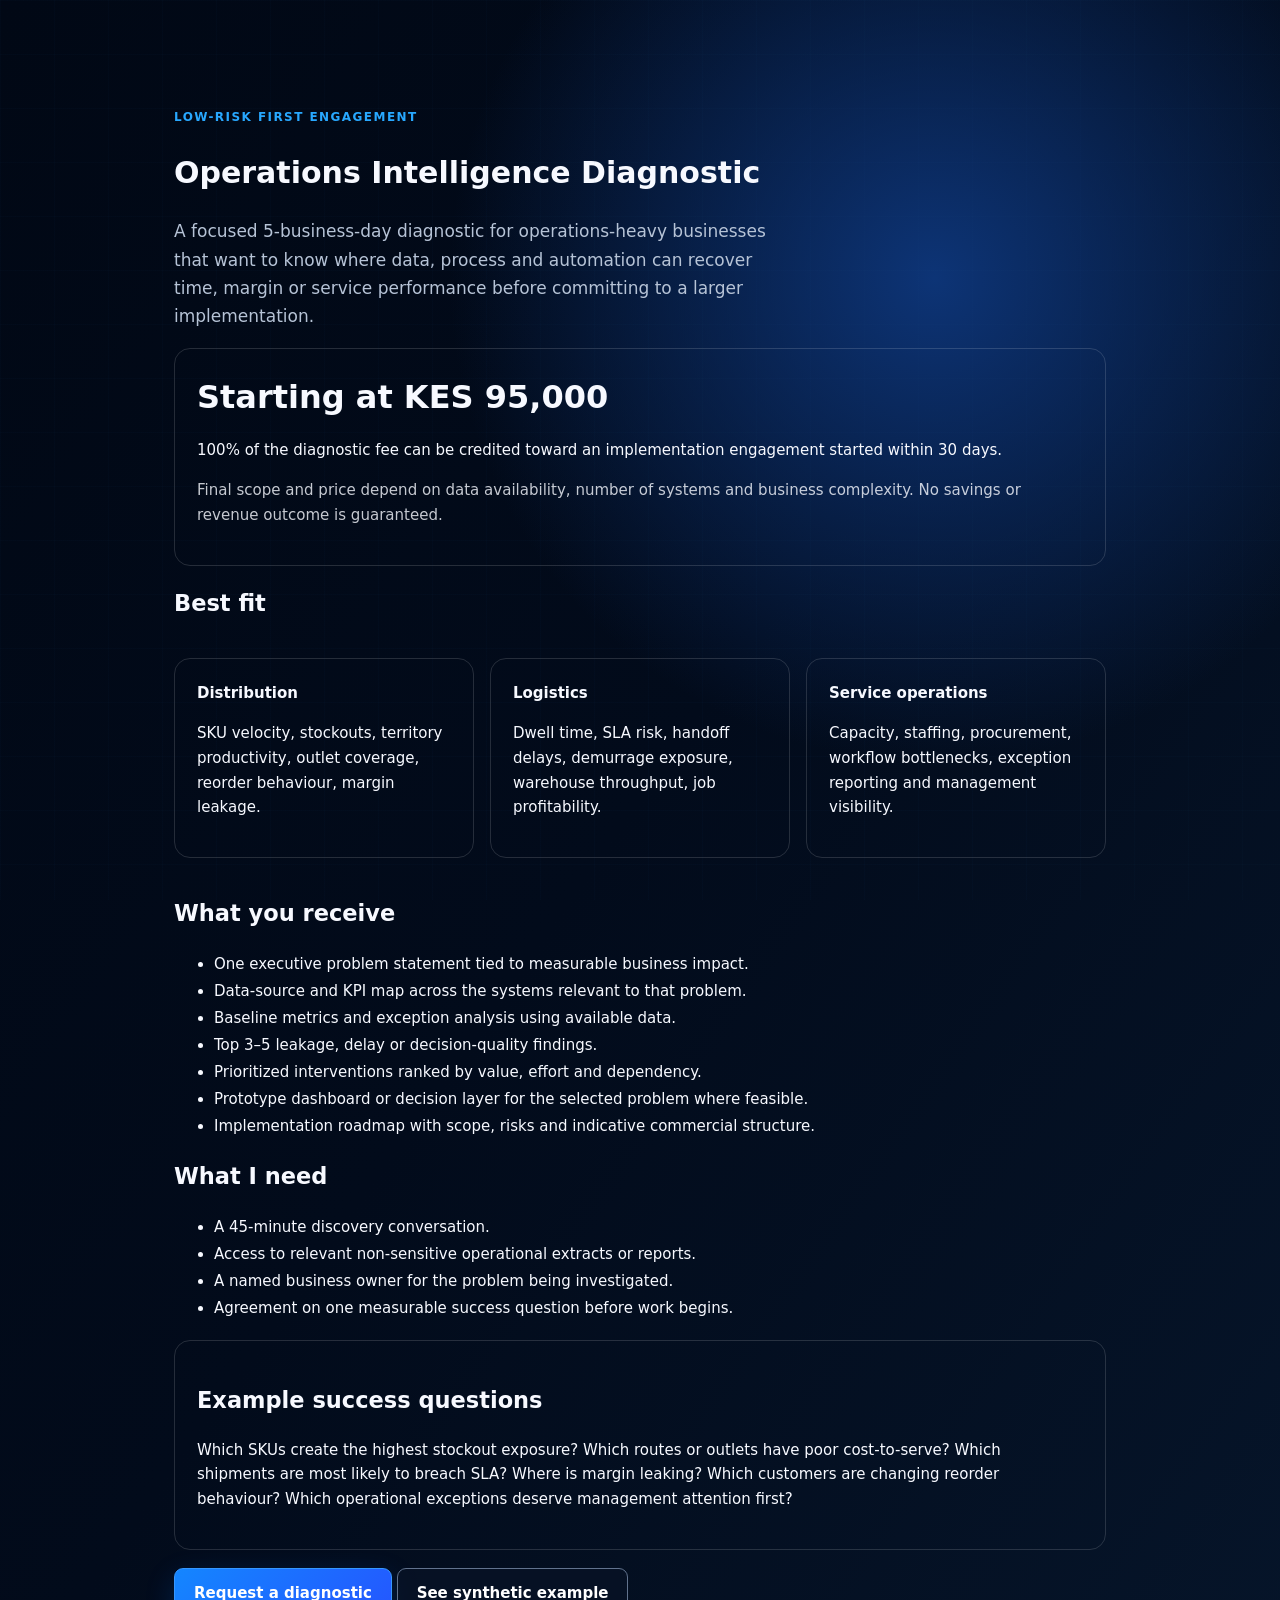
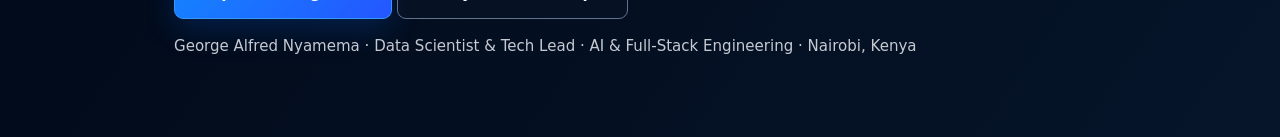
<file: operations-diagnostic.html>
<!doctype html><html lang="en"><head><meta charset="utf-8"><meta name="viewport" content="width=device-width,initial-scale=1"><meta name="description" content="Paid operations intelligence diagnostic by George Alfred Nyamema"><title>Operations Intelligence Diagnostic Offer | George Nyamema</title><link rel="stylesheet" href="assets/css/styles.css"><style>.wrap{max-width:980px;margin:auto;padding:96px 24px 64px}.box{padding:22px;border:1px solid rgba(255,255,255,.14);border-radius:16px;margin:18px 0}.price{font-size:2rem;font-weight:800}.grid{display:grid;grid-template-columns:repeat(auto-fit,minmax(230px,1fr));gap:16px}.wrap ul{line-height:1.8}.small{opacity:.8;font-size:.94rem}</style></head><body><main class="wrap"><p class="kicker">LOW-RISK FIRST ENGAGEMENT</p><h1>Operations Intelligence Diagnostic</h1><p class="lead">A focused 5-business-day diagnostic for operations-heavy businesses that want to know where data, process and automation can recover time, margin or service performance before committing to a larger implementation.</p><div class="box"><div class="price">Starting at KES 95,000</div><p>100% of the diagnostic fee can be credited toward an implementation engagement started within 30 days.</p><p class="small">Final scope and price depend on data availability, number of systems and business complexity. No savings or revenue outcome is guaranteed.</p></div><h2>Best fit</h2><div class="grid"><div class="box"><b>Distribution</b><p>SKU velocity, stockouts, territory productivity, outlet coverage, reorder behaviour, margin leakage.</p></div><div class="box"><b>Logistics</b><p>Dwell time, SLA risk, handoff delays, demurrage exposure, warehouse throughput, job profitability.</p></div><div class="box"><b>Service operations</b><p>Capacity, staffing, procurement, workflow bottlenecks, exception reporting and management visibility.</p></div></div><h2>What you receive</h2><ul><li>One executive problem statement tied to measurable business impact.</li><li>Data-source and KPI map across the systems relevant to that problem.</li><li>Baseline metrics and exception analysis using available data.</li><li>Top 3–5 leakage, delay or decision-quality findings.</li><li>Prioritized interventions ranked by value, effort and dependency.</li><li>Prototype dashboard or decision layer for the selected problem where feasible.</li><li>Implementation roadmap with scope, risks and indicative commercial structure.</li></ul><h2>What I need</h2><ul><li>A 45-minute discovery conversation.</li><li>Access to relevant non-sensitive operational extracts or reports.</li><li>A named business owner for the problem being investigated.</li><li>Agreement on one measurable success question before work begins.</li></ul><div class="box"><h2>Example success questions</h2><p>Which SKUs create the highest stockout exposure? Which routes or outlets have poor cost-to-serve? Which shipments are most likely to breach SLA? Where is margin leaking? Which customers are changing reorder behaviour? Which operational exceptions deserve management attention first?</p></div><p><a class="btn" href="mailto:georgenyamema@gmail.com?subject=Operations%20Intelligence%20Diagnostic">Request a diagnostic</a> <a class="btn outline" href="ops-intelligence-demo.html">See synthetic example</a></p><p class="small">George Alfred Nyamema · Data Scientist & Tech Lead · AI & Full-Stack Engineering · Nairobi, Kenya</p></main></body></html>
</file>
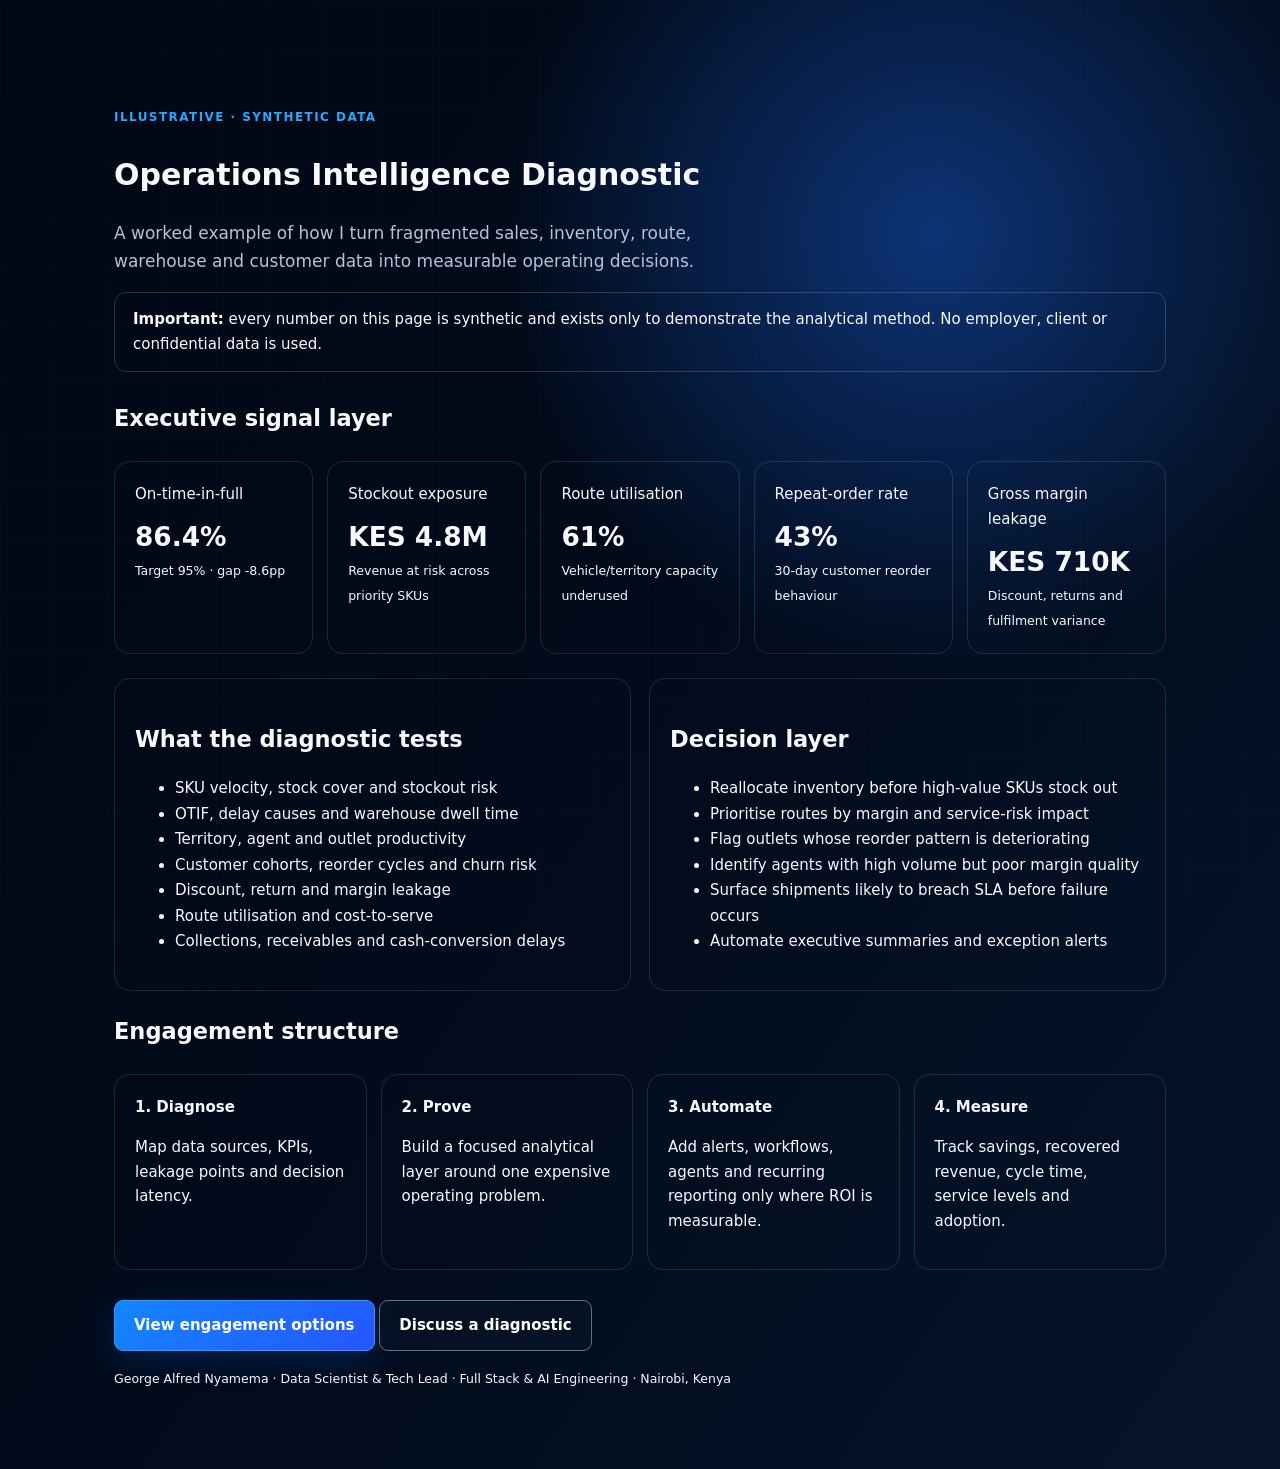
<file: ops-intelligence-demo.html>
<!doctype html><html lang="en"><head><meta charset="utf-8"><meta name="viewport" content="width=device-width,initial-scale=1"><meta name="description" content="Illustrative operations intelligence diagnostic by George Alfred Nyamema"><title>Operations Intelligence Diagnostic | George Nyamema</title><link rel="stylesheet" href="assets/css/styles.css"><style>.demo{max-width:1100px;margin:auto;padding:96px 24px 64px}.note{padding:14px 18px;border:1px solid rgba(255,255,255,.16);border-radius:12px;margin:16px 0 28px}.grid{display:grid;grid-template-columns:repeat(auto-fit,minmax(190px,1fr));gap:14px;margin:24px 0}.card{padding:20px;border:1px solid rgba(255,255,255,.12);border-radius:16px}.card strong{display:block;font-size:1.65rem;margin-top:8px}.two{display:grid;grid-template-columns:repeat(auto-fit,minmax(280px,1fr));gap:18px}.demo h1,.demo h2{margin-top:22px}.demo ul{line-height:1.7}.cta{margin-top:30px}</style></head><body><main class="demo"><p class="kicker">ILLUSTRATIVE · SYNTHETIC DATA</p><h1>Operations Intelligence Diagnostic</h1><p class="lead">A worked example of how I turn fragmented sales, inventory, route, warehouse and customer data into measurable operating decisions.</p><div class="note"><b>Important:</b> every number on this page is synthetic and exists only to demonstrate the analytical method. No employer, client or confidential data is used.</div><h2>Executive signal layer</h2><div class="grid"><div class="card">On-time-in-full<strong>86.4%</strong><small>Target 95% · gap -8.6pp</small></div><div class="card">Stockout exposure<strong>KES 4.8M</strong><small>Revenue at risk across priority SKUs</small></div><div class="card">Route utilisation<strong>61%</strong><small>Vehicle/territory capacity underused</small></div><div class="card">Repeat-order rate<strong>43%</strong><small>30-day customer reorder behaviour</small></div><div class="card">Gross margin leakage<strong>KES 710K</strong><small>Discount, returns and fulfilment variance</small></div></div><div class="two"><section class="card"><h2>What the diagnostic tests</h2><ul><li>SKU velocity, stock cover and stockout risk</li><li>OTIF, delay causes and warehouse dwell time</li><li>Territory, agent and outlet productivity</li><li>Customer cohorts, reorder cycles and churn risk</li><li>Discount, return and margin leakage</li><li>Route utilisation and cost-to-serve</li><li>Collections, receivables and cash-conversion delays</li></ul></section><section class="card"><h2>Decision layer</h2><ul><li>Reallocate inventory before high-value SKUs stock out</li><li>Prioritise routes by margin and service-risk impact</li><li>Flag outlets whose reorder pattern is deteriorating</li><li>Identify agents with high volume but poor margin quality</li><li>Surface shipments likely to breach SLA before failure occurs</li><li>Automate executive summaries and exception alerts</li></ul></section></div><h2>Engagement structure</h2><div class="grid"><div class="card"><b>1. Diagnose</b><p>Map data sources, KPIs, leakage points and decision latency.</p></div><div class="card"><b>2. Prove</b><p>Build a focused analytical layer around one expensive operating problem.</p></div><div class="card"><b>3. Automate</b><p>Add alerts, workflows, agents and recurring reporting only where ROI is measurable.</p></div><div class="card"><b>4. Measure</b><p>Track savings, recovered revenue, cycle time, service levels and adoption.</p></div></div><p class="cta"><a class="btn" href="services.html">View engagement options</a> <a class="btn outline" href="mailto:georgenyamema@gmail.com?subject=Operations%20Intelligence%20Diagnostic">Discuss a diagnostic</a></p><p><small>George Alfred Nyamema · Data Scientist & Tech Lead · Full Stack & AI Engineering · Nairobi, Kenya</small></p></main></body></html>
</file>
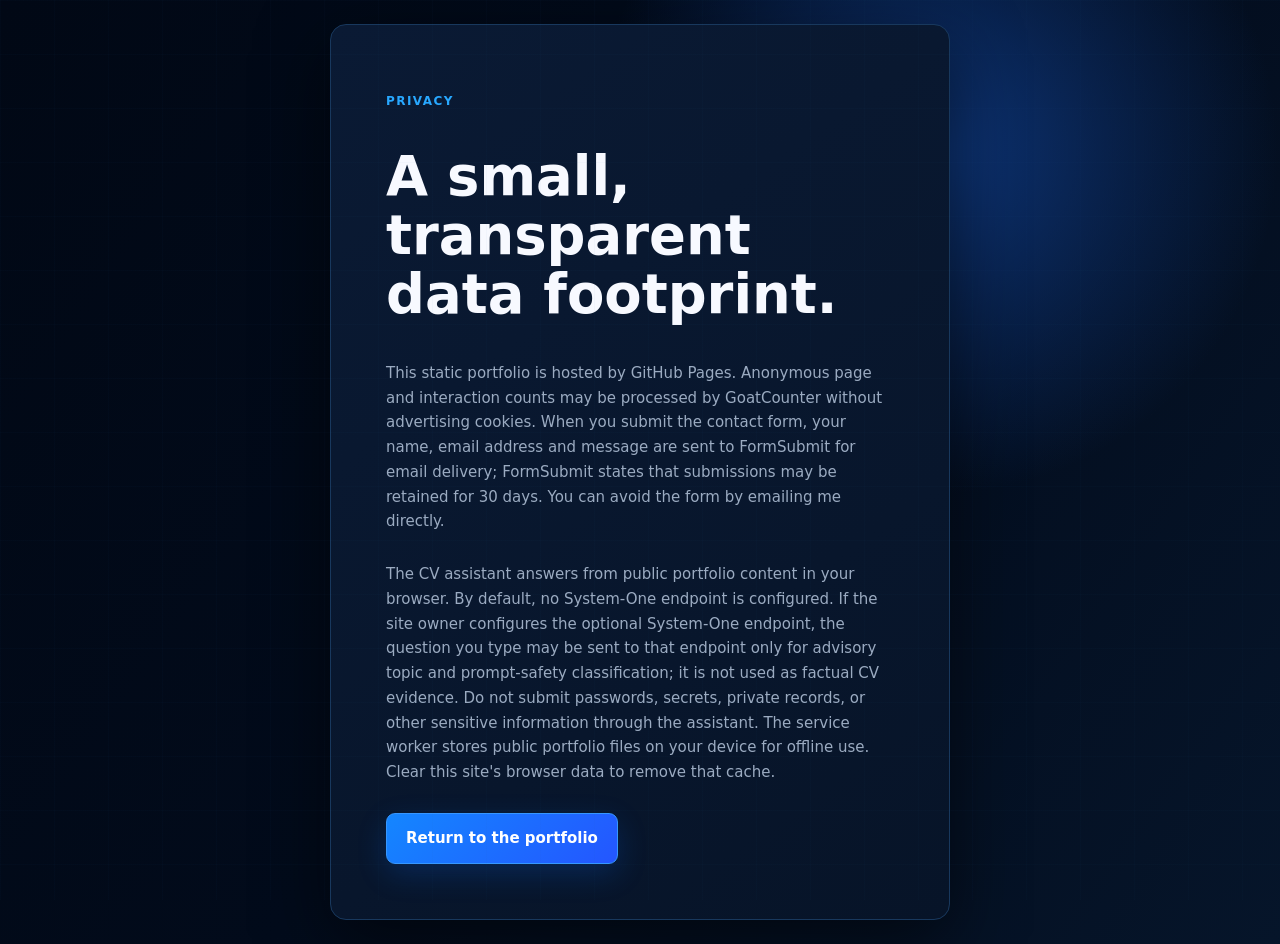
<file: privacy.html>
<!doctype html>
<html lang="en">
<head>
  <meta charset="utf-8">
  <meta name="viewport" content="width=device-width, initial-scale=1">
  <meta name="theme-color" content="#020a18">
  <meta name="description" content="Privacy notice for George Alfred Nyamema's portfolio.">
  <link rel="canonical" href="https://gan-007.github.io/privacy.html">
  <title>Privacy | George Alfred Nyamema</title>
  <link rel="stylesheet" href="assets/css/styles.css">
</head>
<body class="standalone-page">
  <main class="standalone-card">
    <p class="kicker">PRIVACY</p>
    <h1>A small, transparent data footprint.</h1>
    <p>This static portfolio is hosted by GitHub Pages. Anonymous page and interaction counts may be processed by GoatCounter without advertising cookies. When you submit the contact form, your name, email address and message are sent to FormSubmit for email delivery; FormSubmit states that submissions may be retained for 30 days. You can avoid the form by emailing me directly.</p>
    <p>The CV assistant answers from public portfolio content in your browser. By default, no System-One endpoint is configured. If the site owner configures the optional System-One endpoint, the question you type may be sent to that endpoint only for advisory topic and prompt-safety classification; it is not used as factual CV evidence. Do not submit passwords, secrets, private records, or other sensitive information through the assistant. The service worker stores public portfolio files on your device for offline use. Clear this site's browser data to remove that cache.</p>
    <a class="btn" href="index.html#home">Return to the portfolio</a>
  </main>
  <script data-goatcounter="https://gan-007.goatcounter.com/count" async src="https://gc.zgo.at/count.v5.js" crossorigin="anonymous" integrity="sha384-atnOLvQb9t+jTSipvd75X2yginT4PjVbqDdlJAmxMm+wYElFmeR6EmLP5bYeoRVQ"></script>
</body>
</html>
</file>
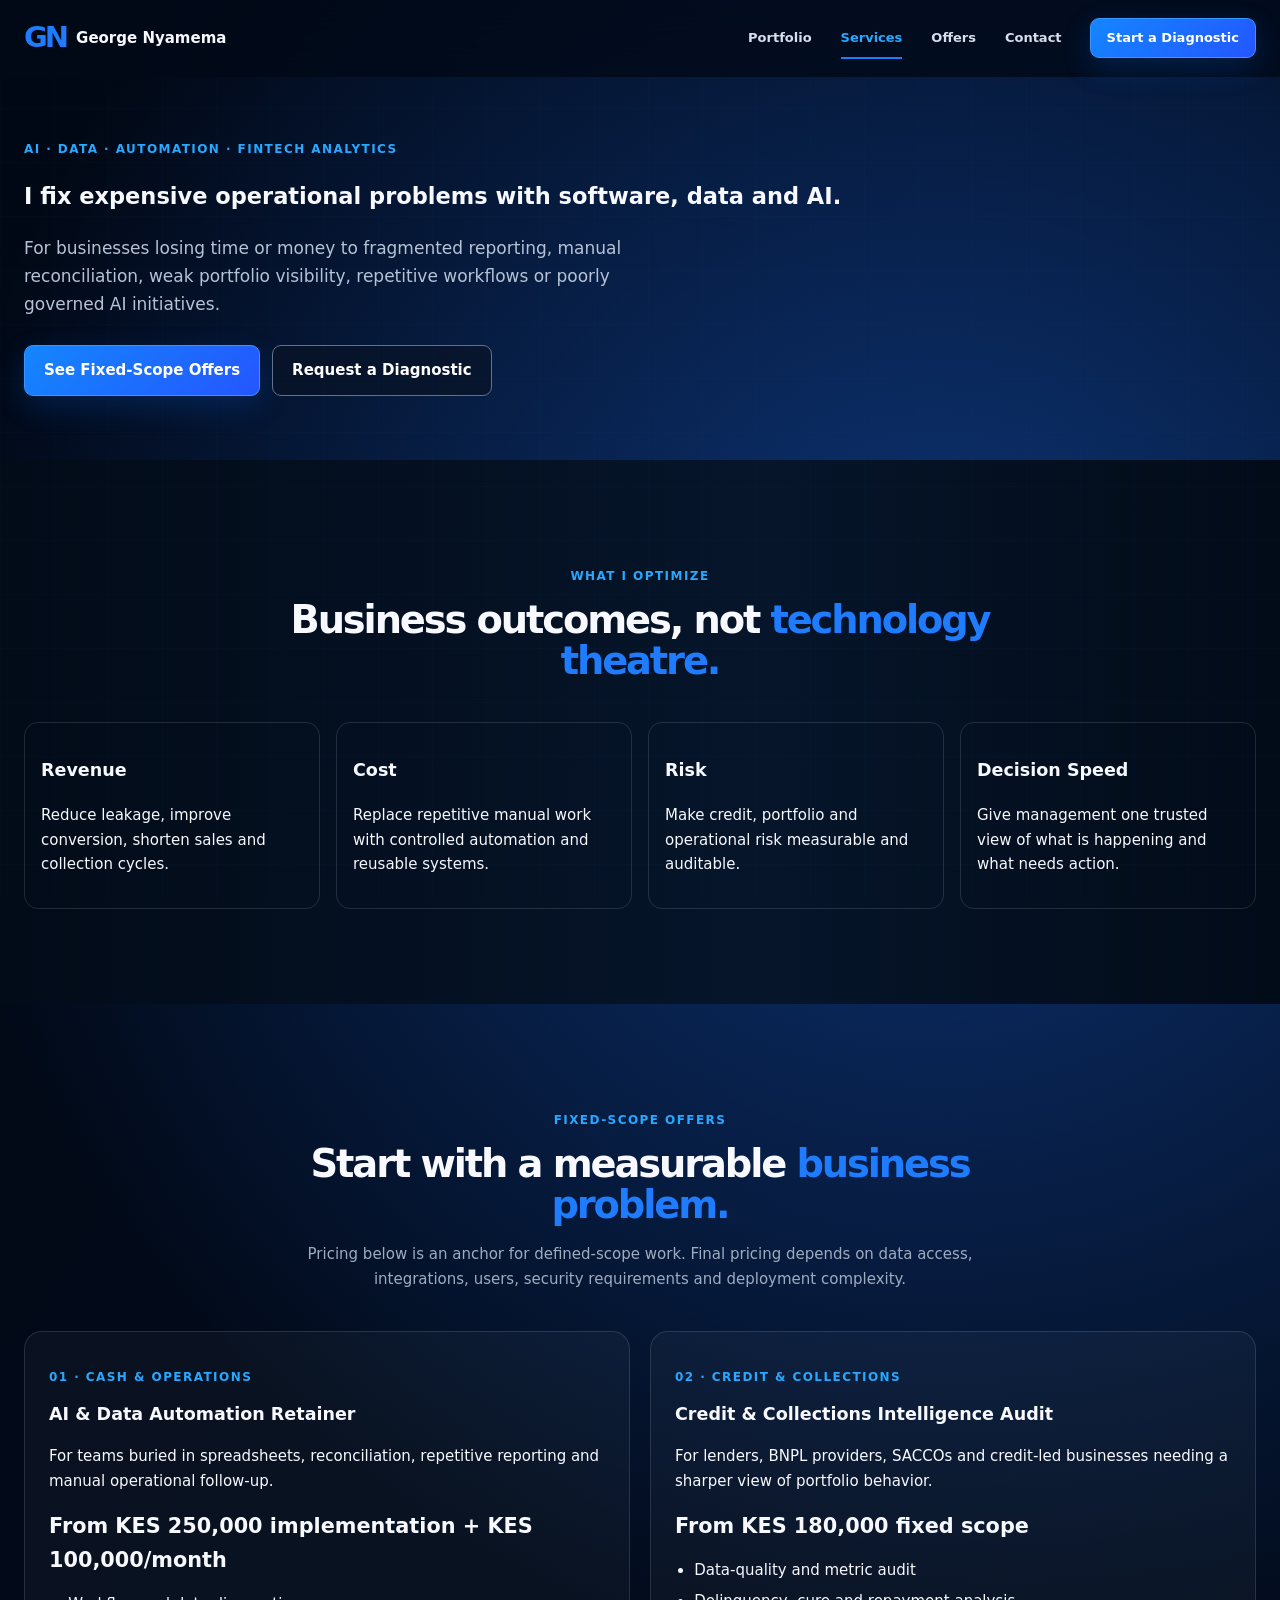
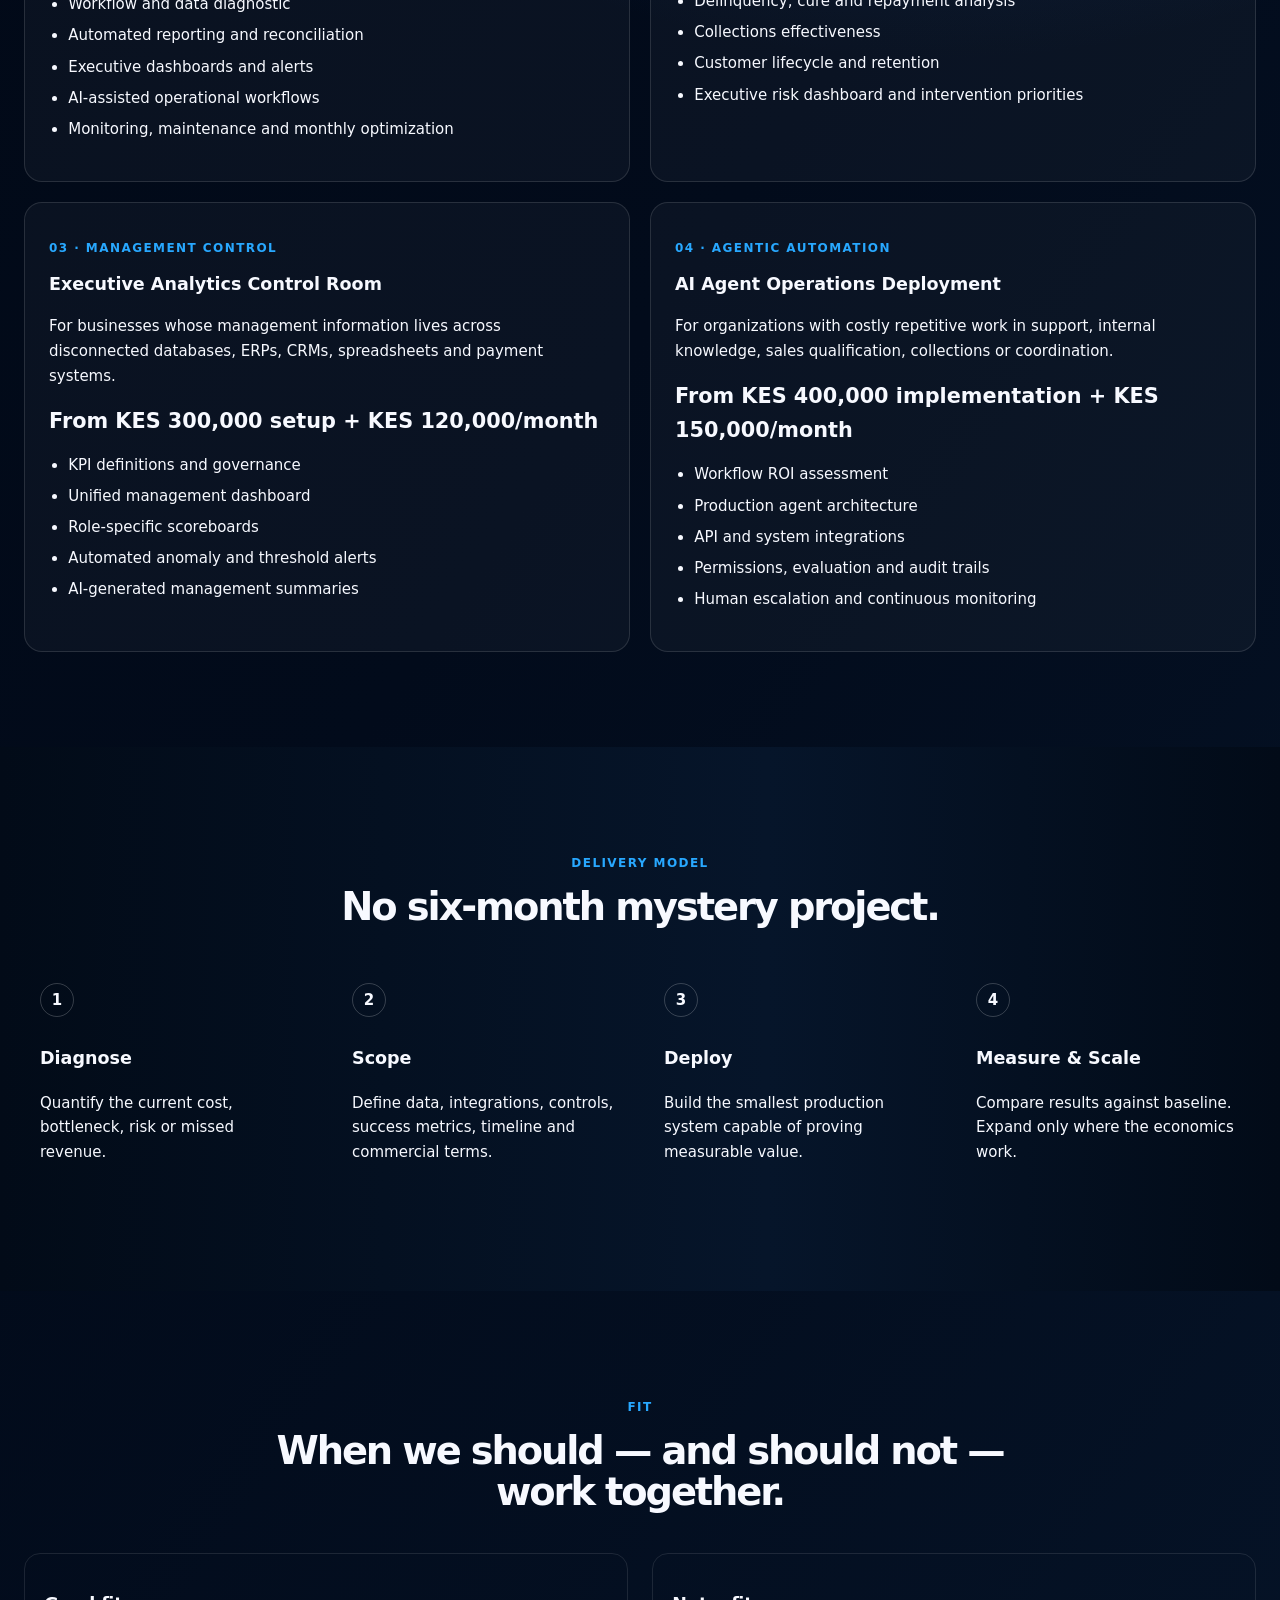
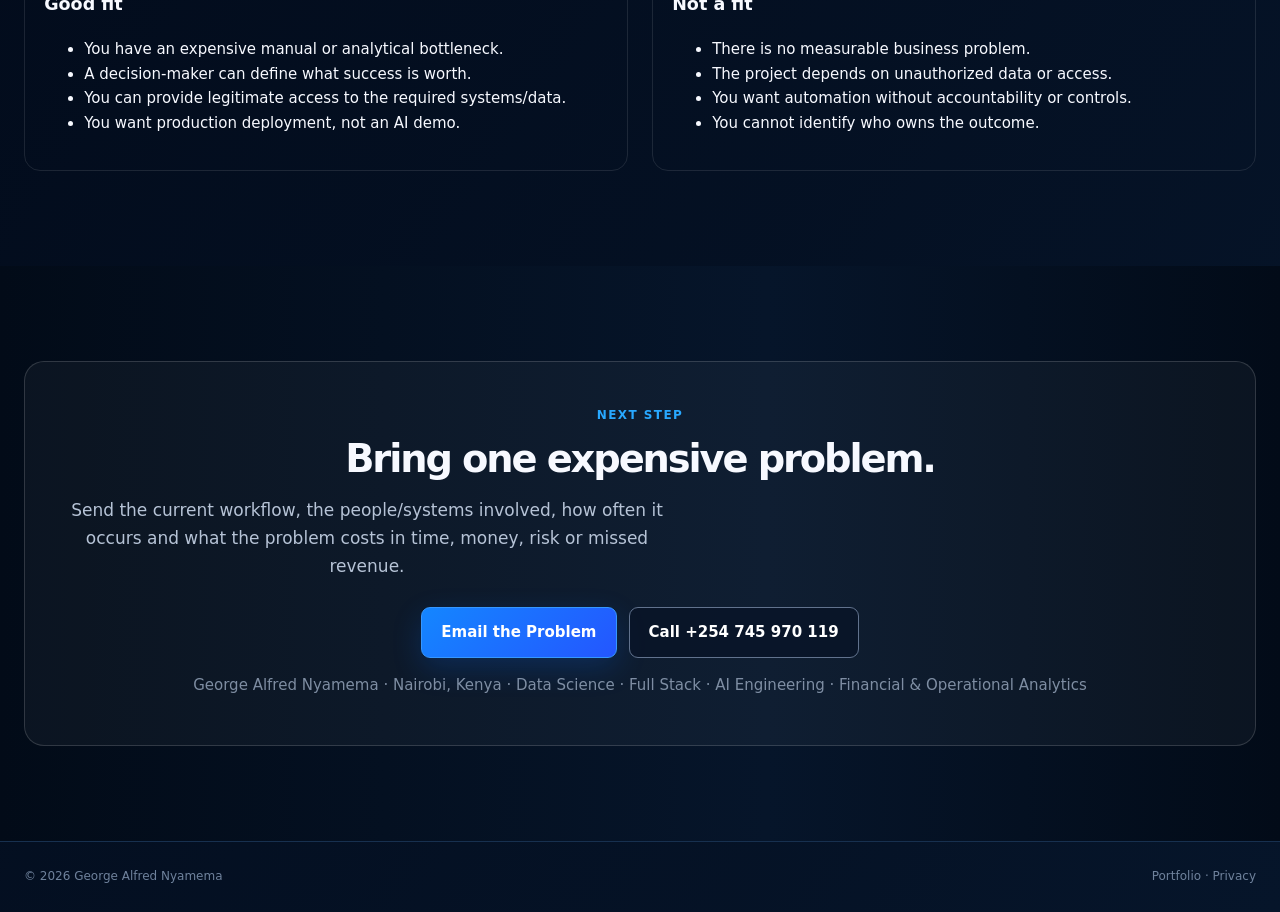
<file: services.html>
<!doctype html>
<html lang="en">
<head>
  <meta charset="utf-8">
  <meta name="viewport" content="width=device-width,initial-scale=1">
  <meta name="theme-color" content="#020a18">
  <meta name="author" content="George Alfred Nyamema">
  <meta name="description" content="Outcome-based AI, data, analytics and automation services by George Alfred Nyamema for fintechs, distributors and growing businesses.">
  <title>AI, Data & Automation Services | George Alfred Nyamema</title>
  <link rel="canonical" href="https://gan-007.github.io/services.html">
  <link rel="icon" href="main.png" type="image/png">
  <link rel="stylesheet" href="assets/css/styles.css">
  <style>
    .offer-hero{padding:8rem 0 4rem}.offer-hero h1{max-width:900px}.offer-grid{display:grid;grid-template-columns:repeat(2,minmax(0,1fr));gap:1.25rem}.offer-card{border:1px solid rgba(255,255,255,.12);border-radius:18px;padding:1.5rem;background:rgba(255,255,255,.035)}.offer-card h3{margin:.4rem 0}.offer-card .price{font-size:1.3rem;font-weight:800;margin:.8rem 0}.offer-card ul{padding-left:1.2rem}.offer-card li{margin:.4rem 0}.proof{display:grid;grid-template-columns:repeat(4,minmax(0,1fr));gap:1rem}.proof article{padding:1rem;border:1px solid rgba(255,255,255,.12);border-radius:14px}.process{display:grid;grid-template-columns:repeat(4,minmax(0,1fr));gap:1rem}.process article{padding:1rem}.process b{display:inline-flex;width:34px;height:34px;border-radius:50%;align-items:center;justify-content:center;border:1px solid rgba(255,255,255,.2);margin-bottom:.6rem}.cta-box{border:1px solid rgba(255,255,255,.15);border-radius:20px;padding:2rem;text-align:center;background:rgba(255,255,255,.04)}.fit{display:grid;grid-template-columns:1fr 1fr;gap:1.5rem}.fit article{padding:1.2rem;border-radius:16px;border:1px solid rgba(255,255,255,.1)}.muted{opacity:.8}@media(max-width:850px){.offer-grid,.proof,.process,.fit{grid-template-columns:1fr}.offer-hero{padding-top:6rem}}
  </style>
</head>
<body>
<a class="skip" href="#main">Skip to content</a>
<header id="header"><div class="shell nav"><a class="brand" href="index.html"><b>GN</b><span>George Nyamema</span></a><nav><a href="index.html">Portfolio</a><a class="active" href="services.html">Services</a><a href="#offers">Offers</a><a href="#contact">Contact</a></nav><a class="btn small" href="#contact">Start a Diagnostic</a></div></header>
<main id="main">
<section class="offer-hero"><div class="shell"><p class="kicker">AI · DATA · AUTOMATION · FINTECH ANALYTICS</p><h1>I fix expensive operational problems with <span>software, data and AI.</span></h1><p class="lead">For businesses losing time or money to fragmented reporting, manual reconciliation, weak portfolio visibility, repetitive workflows or poorly governed AI initiatives.</p><div class="actions"><a class="btn" href="#offers">See Fixed-Scope Offers</a><a class="btn outline" href="mailto:georgenyamema@gmail.com?subject=Business%20Diagnostic%20Request">Request a Diagnostic</a></div></div></section>
<section class="section alt"><div class="shell"><header class="title"><p class="kicker">WHAT I OPTIMIZE</p><h2>Business outcomes, not <span>technology theatre.</span></h2></header><div class="proof"><article><h3>Revenue</h3><p>Reduce leakage, improve conversion, shorten sales and collection cycles.</p></article><article><h3>Cost</h3><p>Replace repetitive manual work with controlled automation and reusable systems.</p></article><article><h3>Risk</h3><p>Make credit, portfolio and operational risk measurable and auditable.</p></article><article><h3>Decision Speed</h3><p>Give management one trusted view of what is happening and what needs action.</p></article></div></div></section>
<section id="offers" class="section"><div class="shell"><header class="title"><p class="kicker">FIXED-SCOPE OFFERS</p><h2>Start with a measurable <span>business problem.</span></h2><p>Pricing below is an anchor for defined-scope work. Final pricing depends on data access, integrations, users, security requirements and deployment complexity.</p></header><div class="offer-grid">
<article class="offer-card"><p class="kicker">01 · CASH & OPERATIONS</p><h3>AI & Data Automation Retainer</h3><p>For teams buried in spreadsheets, reconciliation, repetitive reporting and manual operational follow-up.</p><div class="price">From KES 250,000 implementation + KES 100,000/month</div><ul><li>Workflow and data diagnostic</li><li>Automated reporting and reconciliation</li><li>Executive dashboards and alerts</li><li>AI-assisted operational workflows</li><li>Monitoring, maintenance and monthly optimization</li></ul></article>
<article class="offer-card"><p class="kicker">02 · CREDIT & COLLECTIONS</p><h3>Credit & Collections Intelligence Audit</h3><p>For lenders, BNPL providers, SACCOs and credit-led businesses needing a sharper view of portfolio behavior.</p><div class="price">From KES 180,000 fixed scope</div><ul><li>Data-quality and metric audit</li><li>Delinquency, cure and repayment analysis</li><li>Collections effectiveness</li><li>Customer lifecycle and retention</li><li>Executive risk dashboard and intervention priorities</li></ul></article>
<article class="offer-card"><p class="kicker">03 · MANAGEMENT CONTROL</p><h3>Executive Analytics Control Room</h3><p>For businesses whose management information lives across disconnected databases, ERPs, CRMs, spreadsheets and payment systems.</p><div class="price">From KES 300,000 setup + KES 120,000/month</div><ul><li>KPI definitions and governance</li><li>Unified management dashboard</li><li>Role-specific scoreboards</li><li>Automated anomaly and threshold alerts</li><li>AI-generated management summaries</li></ul></article>
<article class="offer-card"><p class="kicker">04 · AGENTIC AUTOMATION</p><h3>AI Agent Operations Deployment</h3><p>For organizations with costly repetitive work in support, internal knowledge, sales qualification, collections or coordination.</p><div class="price">From KES 400,000 implementation + KES 150,000/month</div><ul><li>Workflow ROI assessment</li><li>Production agent architecture</li><li>API and system integrations</li><li>Permissions, evaluation and audit trails</li><li>Human escalation and continuous monitoring</li></ul></article>
</div></div></section>
<section class="section alt"><div class="shell"><header class="title"><p class="kicker">DELIVERY MODEL</p><h2>No six-month mystery project.</h2></header><div class="process"><article><b>1</b><h3>Diagnose</h3><p>Quantify the current cost, bottleneck, risk or missed revenue.</p></article><article><b>2</b><h3>Scope</h3><p>Define data, integrations, controls, success metrics, timeline and commercial terms.</p></article><article><b>3</b><h3>Deploy</h3><p>Build the smallest production system capable of proving measurable value.</p></article><article><b>4</b><h3>Measure & Scale</h3><p>Compare results against baseline. Expand only where the economics work.</p></article></div></div></section>
<section class="section"><div class="shell"><header class="title"><p class="kicker">FIT</p><h2>When we should — and should not — work together.</h2></header><div class="fit"><article><h3>Good fit</h3><ul><li>You have an expensive manual or analytical bottleneck.</li><li>A decision-maker can define what success is worth.</li><li>You can provide legitimate access to the required systems/data.</li><li>You want production deployment, not an AI demo.</li></ul></article><article><h3>Not a fit</h3><ul><li>There is no measurable business problem.</li><li>The project depends on unauthorized data or access.</li><li>You want automation without accountability or controls.</li><li>You cannot identify who owns the outcome.</li></ul></article></div></div></section>
<section id="contact" class="section alt"><div class="shell"><div class="cta-box"><p class="kicker">NEXT STEP</p><h2>Bring one expensive problem.</h2><p class="lead">Send the current workflow, the people/systems involved, how often it occurs and what the problem costs in time, money, risk or missed revenue.</p><div class="actions" style="justify-content:center"><a class="btn" href="mailto:georgenyamema@gmail.com?subject=Business%20Diagnostic%20Request&body=Problem%3A%0AWho%20is%20affected%3A%0ACurrent%20process%3A%0AFrequency%3A%0AEstimated%20cost%20or%20impact%3A%0ASystems%20involved%3A%0ADesired%20outcome%3A">Email the Problem</a><a class="btn outline" href="tel:+254745970119">Call +254 745 970 119</a></div><p class="muted">George Alfred Nyamema · Nairobi, Kenya · Data Science · Full Stack · AI Engineering · Financial & Operational Analytics</p></div></div></section>
</main>
<footer><div class="shell">© 2026 George Alfred Nyamema <span><a href="index.html">Portfolio</a> · <a href="privacy.html">Privacy</a></span></div></footer>
</body>
</html>
</file>
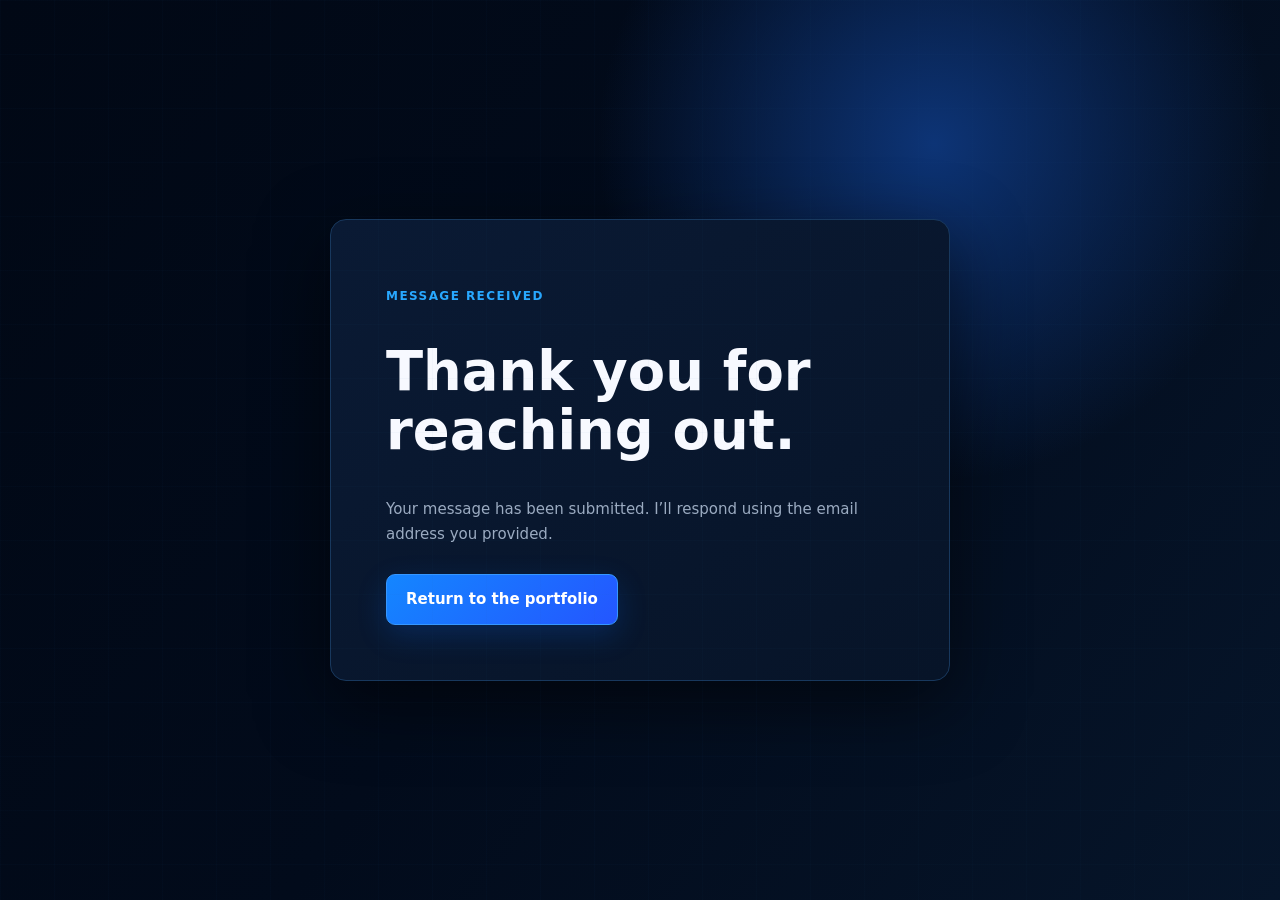
<file: thank-you.html>
<!doctype html>
<html lang="en">
<head>
  <meta charset="utf-8">
  <meta name="viewport" content="width=device-width, initial-scale=1">
  <meta name="robots" content="noindex">
  <meta name="theme-color" content="#020a18">
  <title>Message sent | George Alfred Nyamema</title>
  <link rel="stylesheet" href="assets/css/styles.css">
</head>
<body class="standalone-page">
  <main class="standalone-card">
    <p class="kicker">MESSAGE RECEIVED</p>
    <h1>Thank you for reaching out.</h1>
    <p>Your message has been submitted. I’ll respond using the email address you provided.</p>
    <a class="btn" href="index.html#home">Return to the portfolio</a>
  </main>
  <script data-goatcounter="https://gan-007.goatcounter.com/count" async src="https://gc.zgo.at/count.v5.js" crossorigin="anonymous" integrity="sha384-atnOLvQb9t+jTSipvd75X2yginT4PjVbqDdlJAmxMm+wYElFmeR6EmLP5bYeoRVQ"></script>
</body>
</html>
</file>
<file: assets/css/styles.css>
:root{--bg:#020a18;--bg2:#06152b;--card:#081a34;--line:#18385f;--blue:#1f7cff;--cyan:#28a8ff;--text:#f7f9ff;--muted:#9babc1;--shell:1280px;--shadow:0 22px 70px #0008}*{box-sizing:border-box}html{scroll-behavior:smooth;scroll-padding-top:78px}body{margin:0;background:radial-gradient(circle at 73% 16%,#0d3476 0,transparent 28%),linear-gradient(125deg,#010815,#020b1b 48%,#06152a);color:var(--text);font:15px/1.65 Inter,ui-sans-serif,system-ui,-apple-system,Segoe UI,Arial,sans-serif;overflow-x:hidden}body:before{content:"";position:fixed;inset:0;background-image:linear-gradient(#3a6da008 1px,transparent 1px),linear-gradient(90deg,#3a6da008 1px,transparent 1px);background-size:54px 54px;pointer-events:none}a{color:inherit;text-decoration:none}.shell{width:min(calc(100% - 48px),var(--shell));margin:auto}.skip{position:fixed;left:10px;top:-60px;z-index:99;background:#fff;color:#000;padding:8px 12px}.skip:focus{top:10px}.progress{position:fixed;inset:0 0 auto;height:2px;z-index:100}.progress i{display:block;width:0;height:100%;background:linear-gradient(90deg,var(--cyan),var(--blue))}header#header{position:fixed;inset:0 0 auto;z-index:50;transition:.25s;background:#020a18c8;backdrop-filter:blur(18px);border-bottom:1px solid transparent}.nav{height:76px;display:flex;align-items:center;gap:28px}.brand{display:flex;align-items:center;gap:10px;margin-right:auto;font-weight:800}.brand b{font-size:29px;color:var(--blue);letter-spacing:-3px}.nav nav{display:flex;gap:29px}.nav nav a{font-size:13px;font-weight:650;color:#d7dfed;position:relative;padding:28px 0}.nav nav a:after{content:"";position:absolute;left:0;right:100%;bottom:18px;height:2px;background:var(--blue);transition:.25s}.nav nav a.active,.nav nav a:hover{color:var(--cyan)}.nav nav a.active:after{right:0}.btn{display:inline-flex;align-items:center;justify-content:center;gap:8px;background:linear-gradient(135deg,#1486ff,#2456ff);border:1px solid #3697ff;color:white;font-weight:750;padding:12px 19px;border-radius:9px;box-shadow:0 10px 30px #0b6cff33;cursor:pointer;transition:.25s}.btn:hover{transform:translateY(-2px);box-shadow:0 15px 36px #1678ff55}.btn.small{padding:8px 16px;font-size:13px}.btn.outline{background:#071226b8;border-color:#61728d;box-shadow:none}.btn.outline:hover{border-color:var(--blue)}#menu{display:none;background:none;border:0;color:white;font-size:22px}#mobile{display:none}.hero{padding:130px 0 70px;min-height:820px}.hero-grid{display:grid;grid-template-columns:1.12fr .88fr;align-items:center;gap:38px}.kicker{color:var(--cyan);font-size:12px;font-weight:850;letter-spacing:.12em}.hero h1,.section h2{margin:12px 0 16px;line-height:1.08;letter-spacing:-.055em}.hero h1{font-size:clamp(2.7rem,4.2vw,4rem);white-space:nowrap}.hero h1 span,.section h2 span{color:var(--blue)}.lead{max-width:620px;color:#b6c3d6;font-size:17px}.typed{color:#8093ad;margin:24px 0}.typed b{color:#e9f0fc}.typed i{display:inline-block;width:2px;height:17px;background:var(--blue);margin-left:4px;vertical-align:-3px;animation:blink .8s steps(2) infinite}.actions,.social{display:flex;gap:12px;flex-wrap:wrap}.actions{margin-top:27px}.social{margin-top:26px}.social a{width:39px;height:39px;border:1px solid #1c3558;border-radius:50%;display:grid;place-items:center;background:#0a1830;color:#c7d3e4;font-size:12px;font-weight:800}.social a:hover{border-color:var(--blue);color:var(--cyan);transform:translateY(-2px)}.portrait{height:520px;position:relative;display:grid;place-items:end center}.portrait img{position:relative;z-index:2;width:min(100%,530px);max-height:500px;object-fit:cover;object-position:center top;filter:saturate(1.08) contrast(1.03);mask-image:linear-gradient(#000 0 82%,transparent 100%);-webkit-mask-image:linear-gradient(#000 0 82%,transparent 100%)}.halo{position:absolute;z-index:0;width:470px;height:470px;border-radius:50%;background:radial-gradient(circle,#167dff9c,transparent 66%);box-shadow:0 0 95px #167dff55}.portrait:before,.portrait:after{content:"";position:absolute;border:1px solid #1379ff1f;border-radius:50%;width:520px;height:520px}.portrait:after{width:620px;height:620px}.chip{position:absolute;z-index:4;border:1px solid #17477b;background:#05152be6;padding:7px 12px;border-radius:9px;font-size:11px;color:#b7c7dc}.chip:first-letter{color:var(--blue)}.c1{left:0;bottom:95px}.c2{right:0;top:135px}.stats{display:grid;grid-template-columns:repeat(4,1fr);border:1px solid #16365c;background:#06162cdd;border-radius:16px;box-shadow:var(--shadow);margin-top:-20px}.stats article{padding:20px 24px;display:flex;gap:15px;align-items:center}.stats article+article{border-left:1px solid #193454}.stats article>b{width:45px;height:45px;border-radius:50%;border:1px solid #174378;display:grid;place-items:center;color:var(--cyan);font-size:18px}.stats strong{display:block;color:var(--blue);font-size:24px;line-height:1.1}.stats span{display:block;color:var(--muted);font-size:12px;margin-top:5px}.section{padding:95px 0}.alt{background:linear-gradient(90deg,#020b18,#06152a 60%,#020b18)}.about{display:grid;grid-template-columns:.85fr 1.15fr;gap:70px;align-items:center}.section h2{font-size:clamp(2rem,3vw,3.15rem)}.copy>p:not(.kicker),.title>p:not(.kicker){color:#9eacc1}.services{display:grid;grid-template-columns:repeat(3,1fr);gap:10px}.services article,.skill-grid article,.edu article,.projects article,.repo-grid article{border:1px solid #18385d;background:linear-gradient(145deg,#0a1a34,#071428);border-radius:11px;padding:20px;transition:.25s}.services article:hover,.skill-grid article:hover,.projects article:hover,.repo-grid article:hover{transform:translateY(-5px);border-color:#237ef7;box-shadow:0 18px 45px #0005}.services article{color:var(--cyan);font-size:25px}.services h3{font-size:14px;color:white;margin:8px 0 2px}.services p{font-size:12px;color:var(--muted);margin:0}.title{text-align:center;max-width:760px;margin:0 auto 40px}.title h2{margin-top:4px}.skill-grid{display:grid;grid-template-columns:repeat(3,1fr);gap:12px}.skill-grid b{color:var(--blue);font-size:11px}.skill-grid h3{margin:5px 0}.skill-grid p{color:var(--muted);font-size:13px}.projects,.repo-grid{display:grid;grid-template-columns:repeat(3,1fr);gap:14px}.project-top,.repo-top{display:flex;align-items:center;justify-content:space-between;gap:10px}.tag{font-size:10px;border:1px solid #275181;border-radius:99px;padding:3px 8px;color:#9fc8ff}.projects h3,.repo-grid h3{margin:14px 0 5px}.projects p,.repo-grid p{color:var(--muted);font-size:12px}.project-link{color:var(--cyan);font-weight:700;font-size:12px}.repo-head{display:flex;justify-content:space-between;align-items:center;margin:45px 0 16px}.filter{background:#07172d;color:#b6c5d8;border:1px solid #1b3a60;border-radius:99px;padding:7px 12px;cursor:pointer}.filter.active,.filter:hover{color:#fff;border-color:#2787ff;background:#0a2d5c}.timeline{max-width:1000px;margin:auto}.timeline details{border-left:2px solid #1d6fe3;background:#07172c;border-radius:0 10px 10px 0;margin:12px 0;padding:17px 20px}.timeline summary{cursor:pointer;list-style:none;display:flex;justify-content:space-between;gap:20px}.timeline summary b{color:#f5f8ff}.timeline summary span{color:#6faeff;font-size:12px}.timeline p{color:#a9b7ca;margin:12px 0 0}.edu{display:grid;grid-template-columns:repeat(3,1fr);gap:12px}.edu h3{font-size:14px;margin:0 0 5px}.edu p,.special{color:var(--muted);font-size:12px}.special{margin-top:16px;border:1px solid #17385d;background:#07172c;padding:20px;border-radius:11px}.special h3{color:white}.contact{display:grid;grid-template-columns:1fr 1fr;gap:70px}.contact-links{display:grid;gap:7px}.contact-links a{color:#77b7ff}.contact form{display:grid;gap:12px;border:1px solid #17385d;background:#07172c;padding:24px;border-radius:13px}.contact label{font-size:12px;color:#aab9cd;display:grid;gap:5px}input,textarea{width:100%;border:1px solid #22466f;background:#030c1b;color:#fff;border-radius:8px;padding:11px;font:inherit}input:focus,textarea:focus{outline:2px solid #1f7cff55;border-color:var(--blue)}form small{color:#72869f}footer{border-top:1px solid #17304f;padding:25px 0;color:#6f829c;font-size:12px}footer .shell{display:flex;justify-content:space-between}.js .reveal{opacity:0;transform:translateY(18px);transition:.7s cubic-bezier(.2,.7,.2,1)}.js .reveal.in{opacity:1;transform:none}.muted{color:var(--muted)}@keyframes blink{50%{opacity:0}}@media(max-width:1000px){.nav nav,.desktop-hire{display:none}#menu{display:block}.hero-grid,.about,.contact{grid-template-columns:1fr}.hero h1{white-space:normal}.portrait{height:470px}.stats{grid-template-columns:repeat(2,1fr)}.stats article:nth-child(3){border-left:0;border-top:1px solid #193454}.stats article:nth-child(4){border-top:1px solid #193454}.services,.skill-grid,.projects,.repo-grid,.edu{grid-template-columns:repeat(2,1fr)}#mobile.open{display:grid;padding:12px 24px 22px;gap:10px;border-top:1px solid #17304f}.nav .btn{display:none}}@media(max-width:620px){.shell{width:min(calc(100% - 28px),var(--shell))}.hero{padding-top:110px}.hero h1{font-size:2.75rem}.portrait{height:400px}.chip{display:none}.stats{grid-template-columns:1fr}.stats article+article{border-left:0;border-top:1px solid #193454}.services,.skill-grid,.projects,.repo-grid,.edu{grid-template-columns:1fr}.section{padding:72px 0}.timeline summary{display:block}.timeline summary span{display:block;margin-top:5px}.repo-head{display:block}.repo-head>div{margin-top:10px}.contact{gap:30px}footer .shell{display:block}.social a{width:42px;height:42px}}@media(prefers-reduced-motion:reduce){*{scroll-behavior:auto!important;transition:none!important;animation:none!important}.reveal{opacity:1;transform:none}}[hidden]{display:none!important}.sr-only{position:absolute!important;width:1px;height:1px;padding:0;margin:-1px;overflow:hidden;clip:rect(0,0,0,0);white-space:nowrap;border:0}:focus-visible{outline:3px solid #66b5ff;outline-offset:3px}.text-link{align-self:center;color:var(--cyan);font-size:13px;font-weight:700}.assistant{display:none;position:fixed;right:22px;bottom:22px;z-index:80}.js .assistant{display:block}.assistant-toggle{border:1px solid #3697ff;border-radius:99px;background:linear-gradient(135deg,#1486ff,#2456ff);box-shadow:0 15px 40px #0009;color:#fff;font:inherit;font-weight:750;padding:12px 18px;cursor:pointer}.assistant-panel{position:absolute;right:0;bottom:58px;width:min(370px,calc(100vw - 28px));overflow:hidden;border:1px solid #285889;border-radius:16px;background:#06152bf2;box-shadow:0 25px 80px #000b;backdrop-filter:blur(18px)}.assistant-panel>header{position:static;display:flex;align-items:center;justify-content:space-between;padding:14px 16px;border-bottom:1px solid #18385f;background:#081a34}.assistant-panel header div{display:grid}.assistant-panel header small{color:var(--muted)}.assistant-panel header button{border:0;background:transparent;color:#fff;font-size:23px;cursor:pointer}.assistant-messages{display:grid;gap:9px;max-height:290px;overflow:auto;padding:14px}.msg{max-width:90%;margin:0;padding:9px 11px;border-radius:10px;background:#10284a;color:#dbe8fa;font-size:12px}.msg.user{justify-self:end;background:#155fc5;color:#fff}.assistant-prompts{display:flex;gap:6px;padding:0 14px 10px;overflow:auto}.assistant-prompts button{white-space:nowrap;border:1px solid #275181;border-radius:99px;background:#07172d;color:#b9d8ff;padding:5px 8px;cursor:pointer}.assistant-panel form{display:flex;padding:12px;border-top:1px solid #18385f}.assistant-panel input{min-width:0;border-radius:8px 0 0 8px}.assistant-panel form button{width:45px;border:0;border-radius:0 8px 8px 0;background:var(--blue);color:#fff;font-size:20px;cursor:pointer}.noscript{position:fixed;z-index:120;inset:auto 14px 14px;padding:12px;border:1px solid #ffb347;background:#2c1d08;color:#fff;border-radius:8px}@media(max-width:620px){.assistant{right:14px;bottom:14px}.assistant-panel{bottom:55px}.assistant-toggle{padding:10px 14px}}
.honeypot{position:absolute!important;left:-10000px!important;width:1px!important;height:1px!important;opacity:0!important}.standalone-page{min-height:100vh;display:grid;place-items:center;padding:24px}.standalone-card{width:min(620px,100%);border:1px solid #18385d;background:linear-gradient(145deg,#0a1a34,#071428);border-radius:16px;padding:clamp(28px,6vw,55px);box-shadow:var(--shadow)}.standalone-card h1{font-size:clamp(2rem,5vw,3.4rem);line-height:1.08}.standalone-card p:not(.kicker){color:var(--muted);margin-bottom:28px}
</file>
